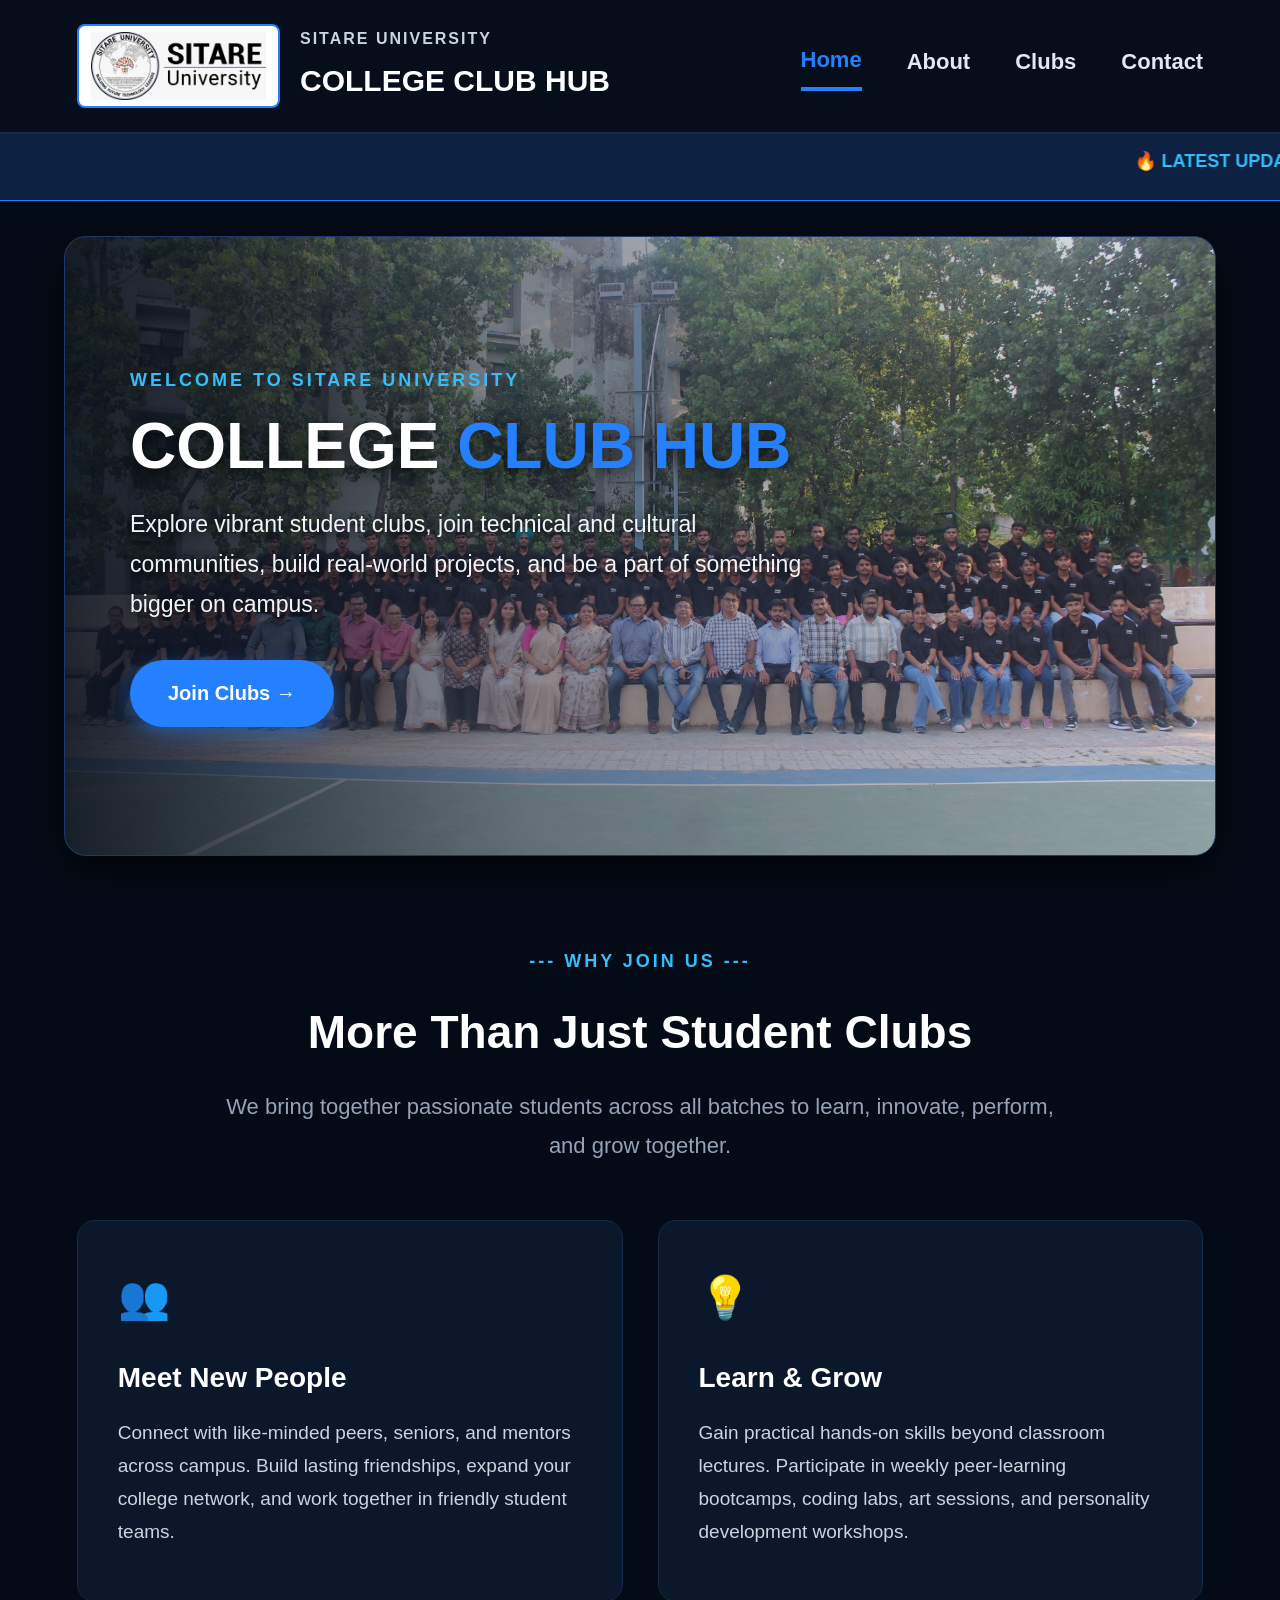
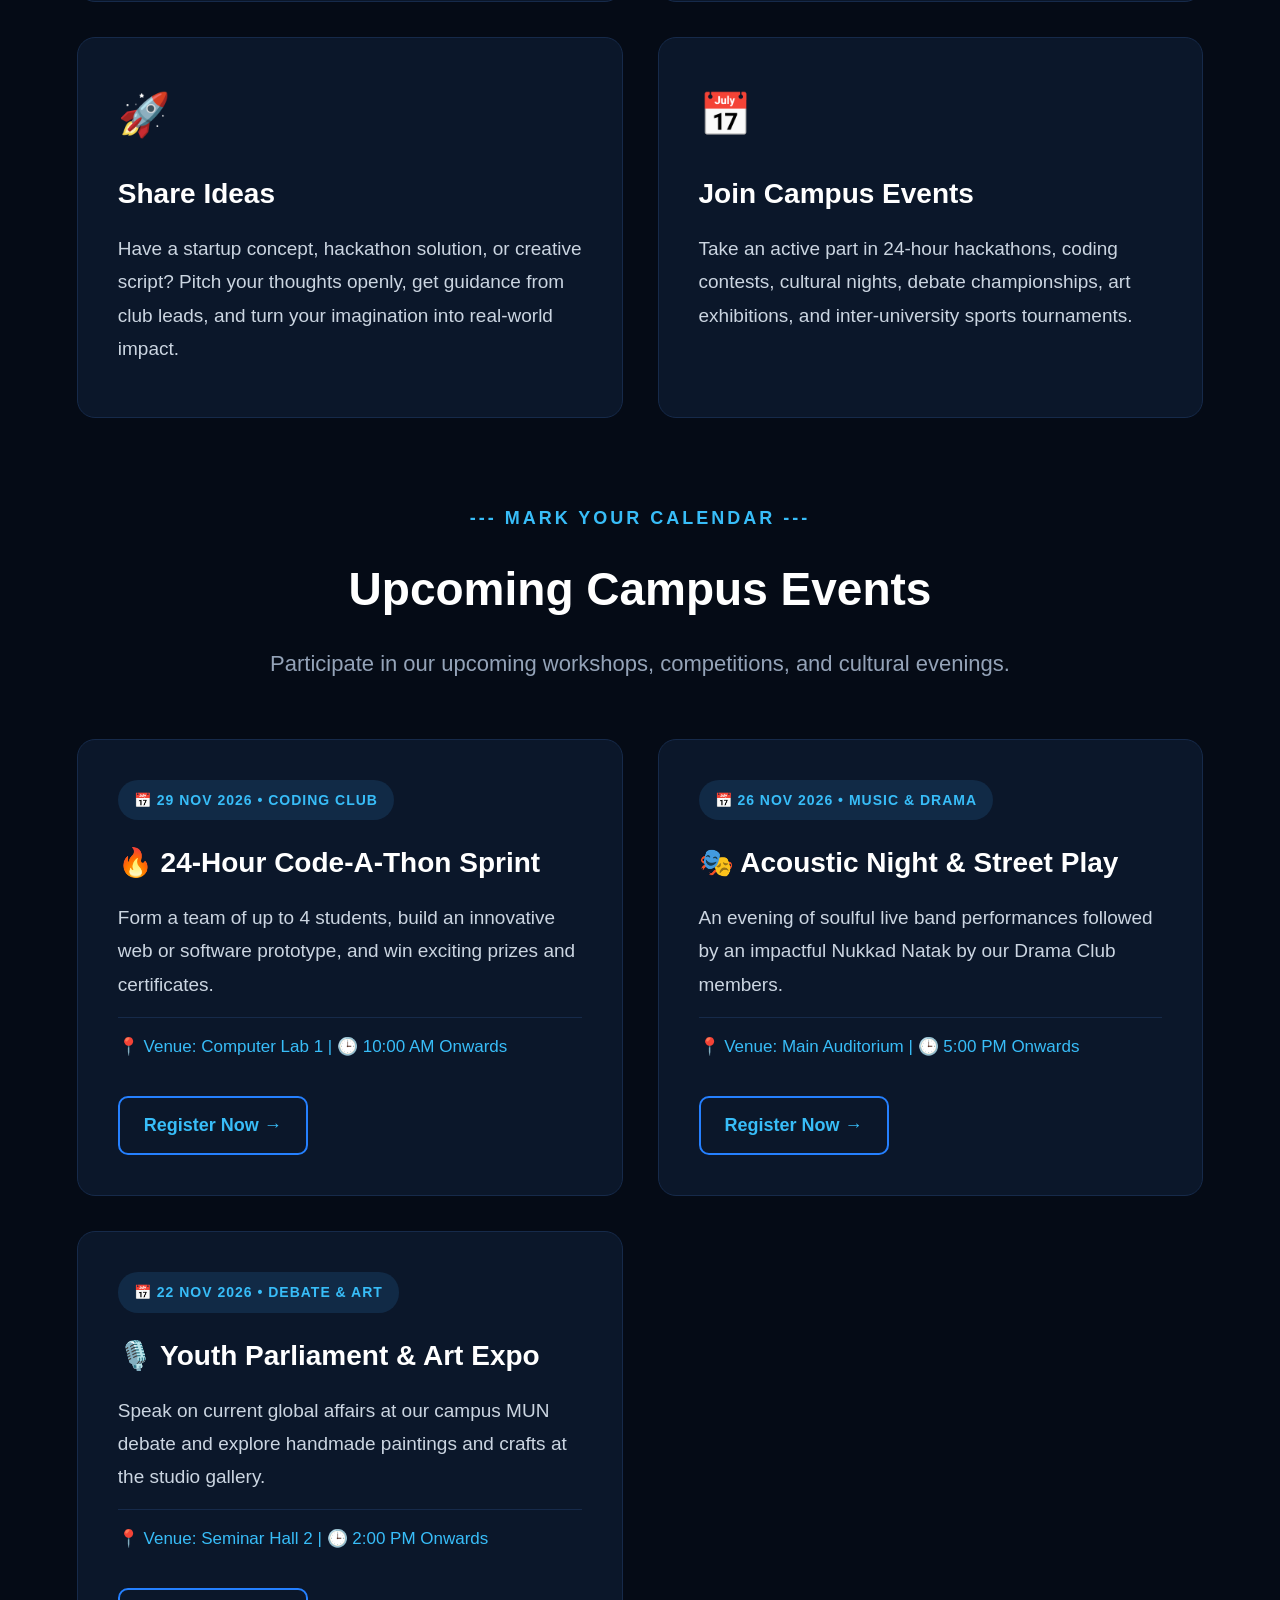
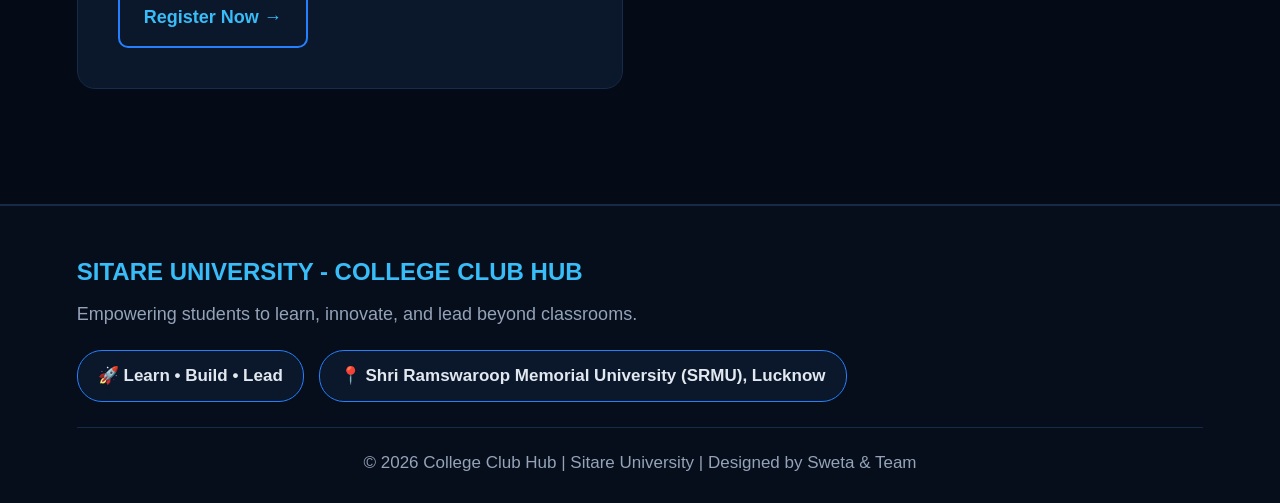
<file: index.html>
<!DOCTYPE html>
<html lang="en">
<head>
    <!-- Defines character encoding and responsive viewport scaling for all screen sizes -->
    <meta charset="UTF-8">
    <meta name="viewport" content="width=device-width, initial-scale=1.0">
    <title>College Club Hub - Home</title>
    <!-- Links the external CSS stylesheet to apply layout, colors, and typography -->
    <link rel="stylesheet" href="style.css">
</head>
<body>

    <!-- Header Section: Uses Flexbox to align the college brand on the left and navigation links on the right -->
    <header>
        <div class="logo-box">
            <img src="logo.jpeg" alt="College Logo" class="logo">
            <div>
                <p class="college-name">SITARE UNIVERSITY</p>
                <h2 class="hub-title">COLLEGE CLUB HUB</h2>
            </div>
        </div>

        <!-- Navigation Bar: Provides links to switch between different pages -->
        <nav>
            <a href="index.html" class="active">Home</a>
            <a href="about.html">About</a>
            <a href="club.html">Clubs</a>
            <a href="Contact.html">Contact</a>
        </nav>
    </header>

    <!-- Announcement Bar: Uses HTML marquee tag to create a scrolling news ticker for campus updates -->
    <div class="announcement-bar">
        <marquee behavior="scroll" direction="left" scrollamount="7">
            🔥 <strong>LATEST UPDATES:</strong> Registrations are now open for the 24-Hour Coding Club Hackathon! &nbsp;&nbsp;|&nbsp;&nbsp; 🎸 <strong>Music Club:</strong> Acoustic Jamming &amp; Auditions this Saturday @ 3:00 PM in SAC &nbsp;&nbsp;|&nbsp;&nbsp; 🎙️ <strong>Debate Club:</strong> Inter-Batch Parliamentary Debate next Tuesday &nbsp;&nbsp;|&nbsp;&nbsp; ✨ Click on "Contact" to fill out the Club Registration Form!
        </marquee>
    </div>

    <!-- Hero Banner Section: Displays full-width background group photo with welcome text and CTA button -->
    <section class="hero-section">
        <div class="hero-banner">
            <div class="hero-text">
                <p class="small-title">WELCOME TO SITARE UNIVERSITY</p>
                <h1>COLLEGE <span>CLUB HUB</span></h1>
                <p class="hero-desc">
                    Explore vibrant student clubs, join technical and cultural communities, build real-world projects, and be a part of something bigger on campus.
                </p>
                <a href="club.html" class="btn">Join Clubs →</a>
            </div>
        </div>
    </section>

    <!-- Features Section: Uses CSS Grid to display 4 interactive cards highlighting benefits of joining clubs -->
    <section class="container">
        <p class="small-title">--- WHY JOIN US ---</p>
        <h2 class="section-heading">More Than Just Student Clubs</h2>
        <p class="section-sub">We bring together passionate students across all batches to learn, innovate, perform, and grow together.</p>

        <div class="grid-box">
            <!-- onclick="location.href='club.html'" redirects the user to the Clubs page when a card is clicked -->
            <div class="card" onclick="location.href='club.html'">
                <div class="icon">👥</div>
                <h3>Meet New People</h3>
                <p>Connect with like-minded peers, seniors, and mentors across campus. Build lasting friendships, expand your college network, and work together in friendly student teams.</p>
            </div>

            <div class="card" onclick="location.href='club.html'">
                <div class="icon">💡</div>
                <h3>Learn &amp; Grow</h3>
                <p>Gain practical hands-on skills beyond classroom lectures. Participate in weekly peer-learning bootcamps, coding labs, art sessions, and personality development workshops.</p>
            </div>

            <div class="card" onclick="location.href='club.html'">
                <div class="icon">🚀</div>
                <h3>Share Ideas</h3>
                <p>Have a startup concept, hackathon solution, or creative script? Pitch your thoughts openly, get guidance from club leads, and turn your imagination into real-world impact.</p>
            </div>

            <div class="card" onclick="location.href='club.html'">
                <div class="icon">📅</div>
                <h3>Join Campus Events</h3>
                <p>Take an active part in 24-hour hackathons, coding contests, cultural nights, debate championships, art exhibitions, and inter-university sports tournaments.</p>
            </div>
        </div>
    </section>

    <!-- Upcoming Events Section: Displays scheduled college events with direct registration links -->
    <section class="container" style="padding-top: 10px;">
        <p class="small-title">--- MARK YOUR CALENDAR ---</p>
        <h2 class="section-heading">Upcoming Campus Events</h2>
        <p class="section-sub">Participate in our upcoming workshops, competitions, and cultural evenings.</p>

        <div class="grid-box">
            <div class="card">
                <span class="badge">📅 29 NOV 2026 • CODING CLUB</span>
                <h3>🔥 24-Hour Code-A-Thon Sprint</h3>
                <p>Form a team of up to 4 students, build an innovative web or software prototype, and win exciting prizes and certificates.</p>
                <p class="card-meta">📍 Venue: Computer Lab 1 | 🕒 10:00 AM Onwards</p>
                <a href="Contact.html#join-form" class="outline-btn">Register Now →</a>
            </div>

            <div class="card">
                <span class="badge">📅 26 NOV 2026 • MUSIC &amp; DRAMA</span>
                <h3>🎭 Acoustic Night &amp; Street Play</h3>
                <p>An evening of soulful live band performances followed by an impactful Nukkad Natak by our Drama Club members.</p>
                <p class="card-meta">📍 Venue: Main Auditorium | 🕒 5:00 PM Onwards</p>
                <a href="Contact.html#join-form" class="outline-btn">Register Now →</a>
            </div>

            <div class="card">
                <span class="badge">📅 22 NOV 2026 • DEBATE &amp; ART</span>
                <h3>🎙️ Youth Parliament &amp; Art Expo</h3>
                <p>Speak on current global affairs at our campus MUN debate and explore handmade paintings and crafts at the studio gallery.</p>
                <p class="card-meta">📍 Venue: Seminar Hall 2 | 🕒 2:00 PM Onwards</p>
                <a href="Contact.html#join-form" class="outline-btn">Register Now →</a>
            </div>
        </div>
    </section>

    <!-- Footer Section: Displays attractive campus motto badges and copyright information -->
    <footer>
        <div class="footer-content">
            <div>
                <h3>SITARE UNIVERSITY - COLLEGE CLUB HUB</h3>
                <p>Empowering students to learn, innovate, and lead beyond classrooms.</p>
            </div>
            <div class="footer-highlights">
                <span class="footer-pill">🚀 Learn • Build • Lead</span>
                <span class="footer-pill">📍 Shri Ramswaroop Memorial University (SRMU), Lucknow</span>
            </div>
        </div>
        <p class="copyright">© 2026 College Club Hub | Sitare University | Designed by Sweta &amp; Team</p>
    </footer>

</body>
</html>
</file>
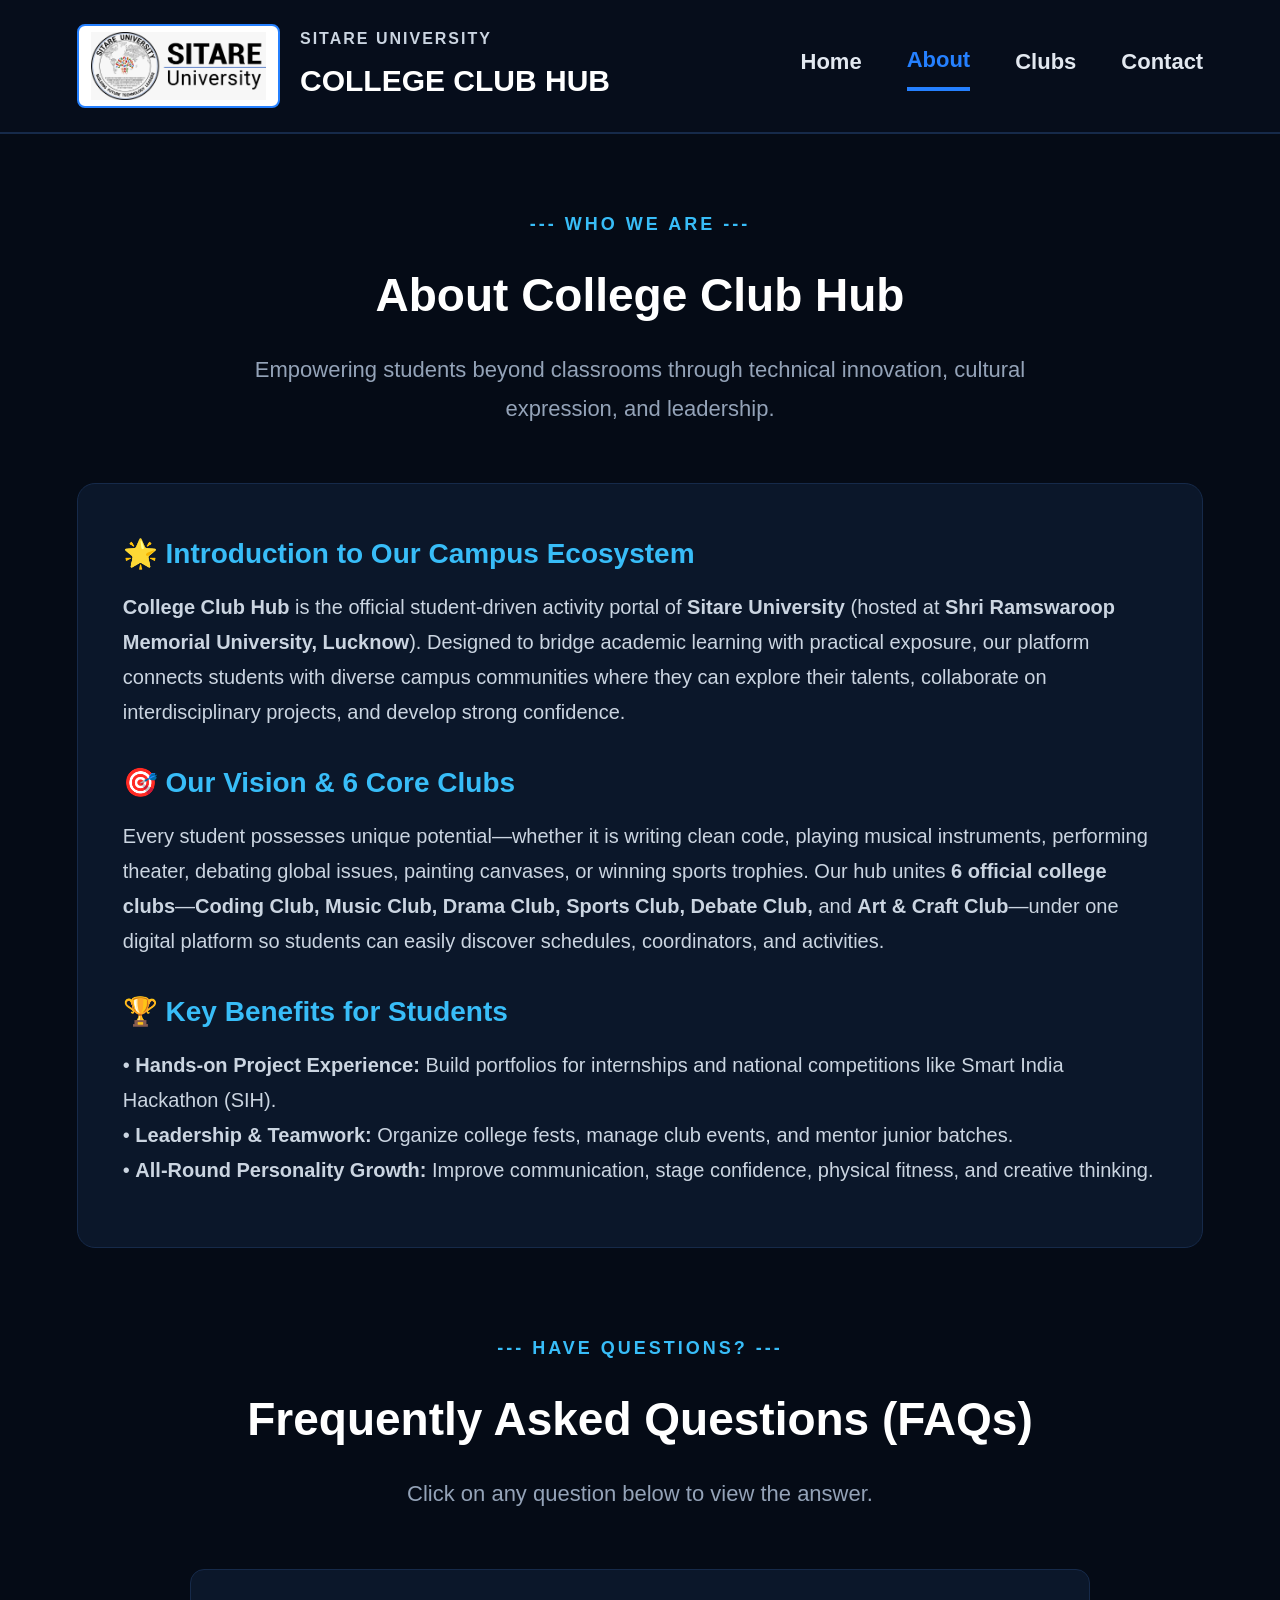
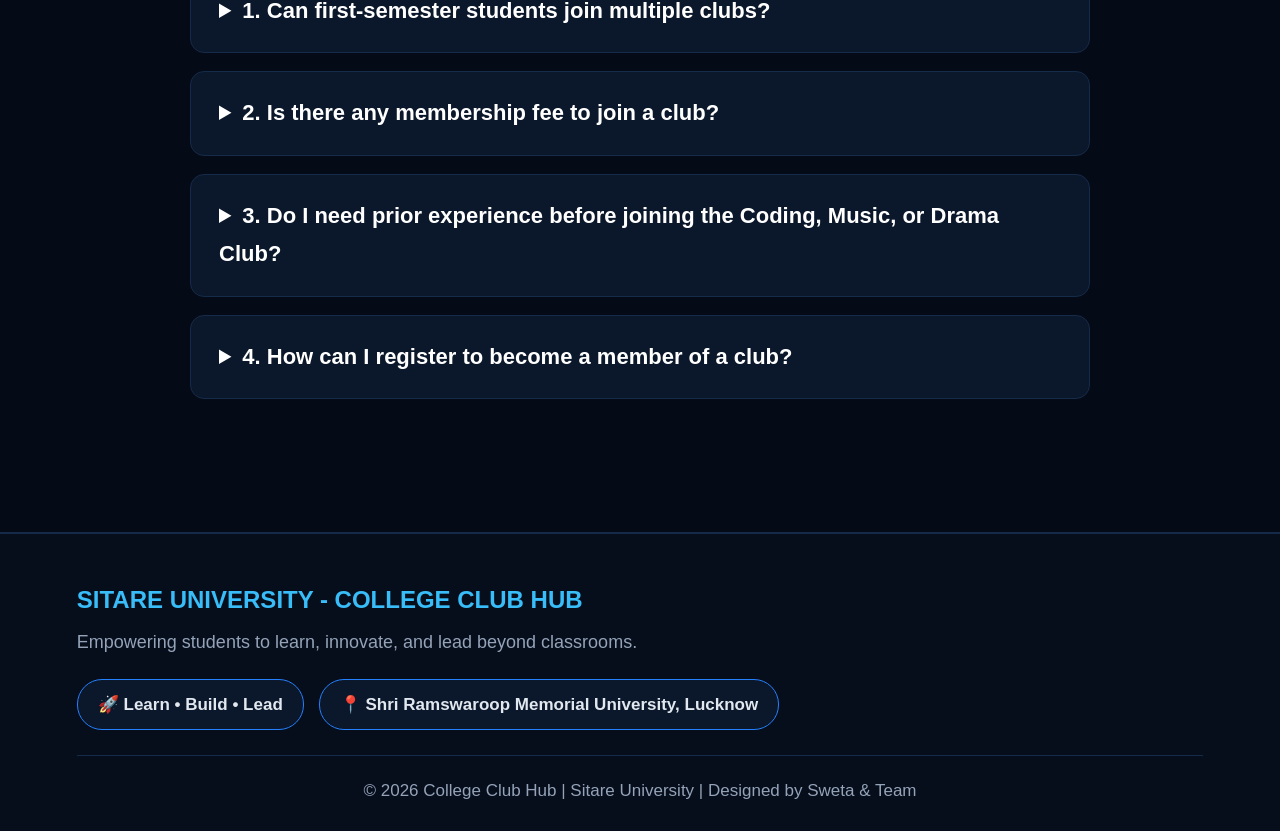
<file: about.html>
<!DOCTYPE html>
<html lang="en">
<head>
    <!-- Defines character encoding and responsive viewport scaling -->
    <meta charset="UTF-8">
    <meta name="viewport" content="width=device-width, initial-scale=1.0">
    <title>About Us - College Club Hub</title>
    <!-- Links the external CSS stylesheet -->
    <link rel="stylesheet" href="style.css"> 
</head>  
<body>

    <!-- Header Section: Uses Flexbox to align the college brand on the left and navigation links on the right -->
    <header>
        <div class="logo-box">
            <img src="logo.jpeg" alt="College Logo" class="logo">
            <div>
                <p class="college-name">SITARE UNIVERSITY</p>
                <h2 class="hub-title">COLLEGE CLUB HUB</h2>
            </div>
        </div>

        <!-- Navigation Bar: Provides links to switch between different pages -->
        <nav>
            <a href="index.html">Home</a>
            <a href="about.html" class="active">About</a>
            <a href="club.html">Clubs</a>
            <a href="Contact.html">Contact</a>
        </nav>
    </header>

    <!-- About Section: Detailed introduction, vision, and benefits of the college club platform -->
    <section class="container">
        <p class="small-title">--- WHO WE ARE ---</p>
        <h2 class="section-heading">About College Club Hub</h2>
        <p class="section-sub">Empowering students beyond classrooms through technical innovation, cultural expression, and leadership.</p>

        <div class="info-box">
            <h3>🌟 Introduction to Our Campus Ecosystem</h3>
            <p>
                <strong>College Club Hub</strong> is the official student-driven activity portal of <strong>Sitare University</strong> (hosted at <strong>Shri Ramswaroop Memorial University, Lucknow</strong>). Designed to bridge academic learning with practical exposure, our platform connects students with diverse campus communities where they can explore their talents, collaborate on interdisciplinary projects, and develop strong confidence.
            </p>

            <h3>🎯 Our Vision &amp; 6 Core Clubs</h3>
            <p>
                Every student possesses unique potential—whether it is writing clean code, playing musical instruments, performing theater, debating global issues, painting canvases, or winning sports trophies. Our hub unites <strong>6 official college clubs</strong>—<strong>Coding Club, Music Club, Drama Club, Sports Club, Debate Club,</strong> and <strong>Art &amp; Craft Club</strong>—under one digital platform so students can easily discover schedules, coordinators, and activities.
            </p>

            <h3>🏆 Key Benefits for Students</h3>
            <p>
                • <strong>Hands-on Project Experience:</strong> Build portfolios for internships and national competitions like Smart India Hackathon (SIH).<br>
                • <strong>Leadership &amp; Teamwork:</strong> Organize college fests, manage club events, and mentor junior batches.<br>
                • <strong>All-Round Personality Growth:</strong> Improve communication, stage confidence, physical fitness, and creative thinking.
            </p>
        </div>
    </section>

    <!-- FAQ Section: Uses HTML5 <details> and <summary> tags to create expandable accordions without JavaScript -->
    <section class="container" style="padding-top: 10px;">
        <p class="small-title">--- HAVE QUESTIONS? ---</p>
        <h3 class="section-heading">Frequently Asked Questions (FAQs)</h3>
        <p class="section-sub">Click on any question below to view the answer.</p>

        <div class="faq-container">
            <details class="faq-item">
                <summary>1. Can first-semester students join multiple clubs?</summary>
                <p>Yes! Every student is encouraged to join up to 2 or 3 clubs based on their interests in coding, arts, music, debate, or sports so they can explore both technical and cultural activities.</p>
            </details>

            <details class="faq-item">
                <summary>2. Is there any membership fee to join a club?</summary>
                <p>No, joining any official club is 100% free for all enrolled students. All equipment, lab access, and mentorship are provided by the college.</p>
            </details>

            <details class="faq-item">
                <summary>3. Do I need prior experience before joining the Coding, Music, or Drama Club?</summary>
                <p>Not at all! Our clubs are beginner-friendly. Seniors and club coordinators conduct regular introductory workshops and training sessions from scratch.</p>
            </details>

            <details class="faq-item">
                <summary>4. How can I register to become a member of a club?</summary>
                <p>Simply go to the <strong>Contact</strong> page, fill out the "Join a Club" Student Registration Form at the bottom, or reach out directly to the respective club coordinator during weekly meeting hours.</p>
            </details>
        </div>
    </section>

    <!-- Footer Section: Displays attractive campus motto badges and copyright information -->
    <footer>
        <div class="footer-content">
            <div>
                <h3>SITARE UNIVERSITY - COLLEGE CLUB HUB</h3>
                <p>Empowering students to learn, innovate, and lead beyond classrooms.</p>
            </div>
            <div class="footer-highlights">
                <span class="footer-pill">🚀 Learn • Build • Lead</span>
                <span class="footer-pill">📍 Shri Ramswaroop Memorial University, Lucknow</span>
            </div>
        </div>
        <p class="copyright">© 2026 College Club Hub | Sitare University | Designed by Sweta &amp; Team</p>
    </footer>

</body>
</html>
</file>
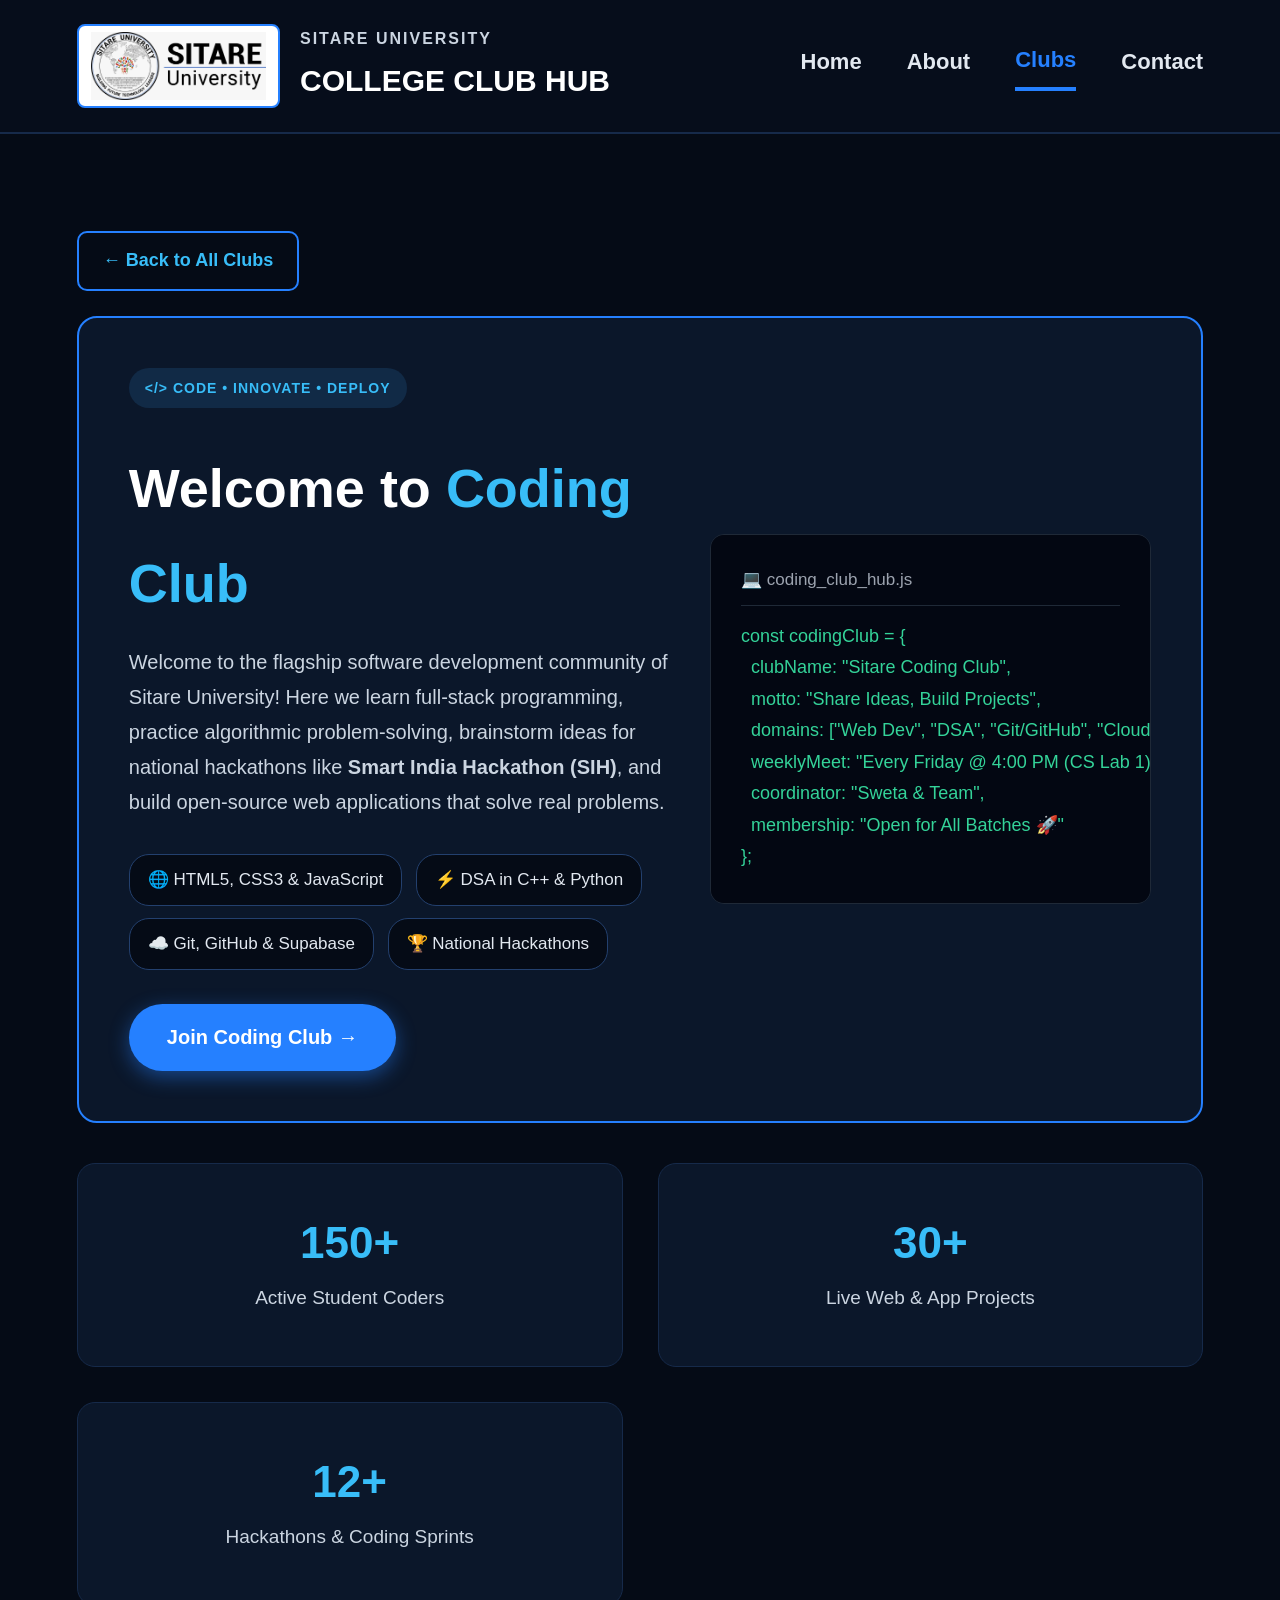
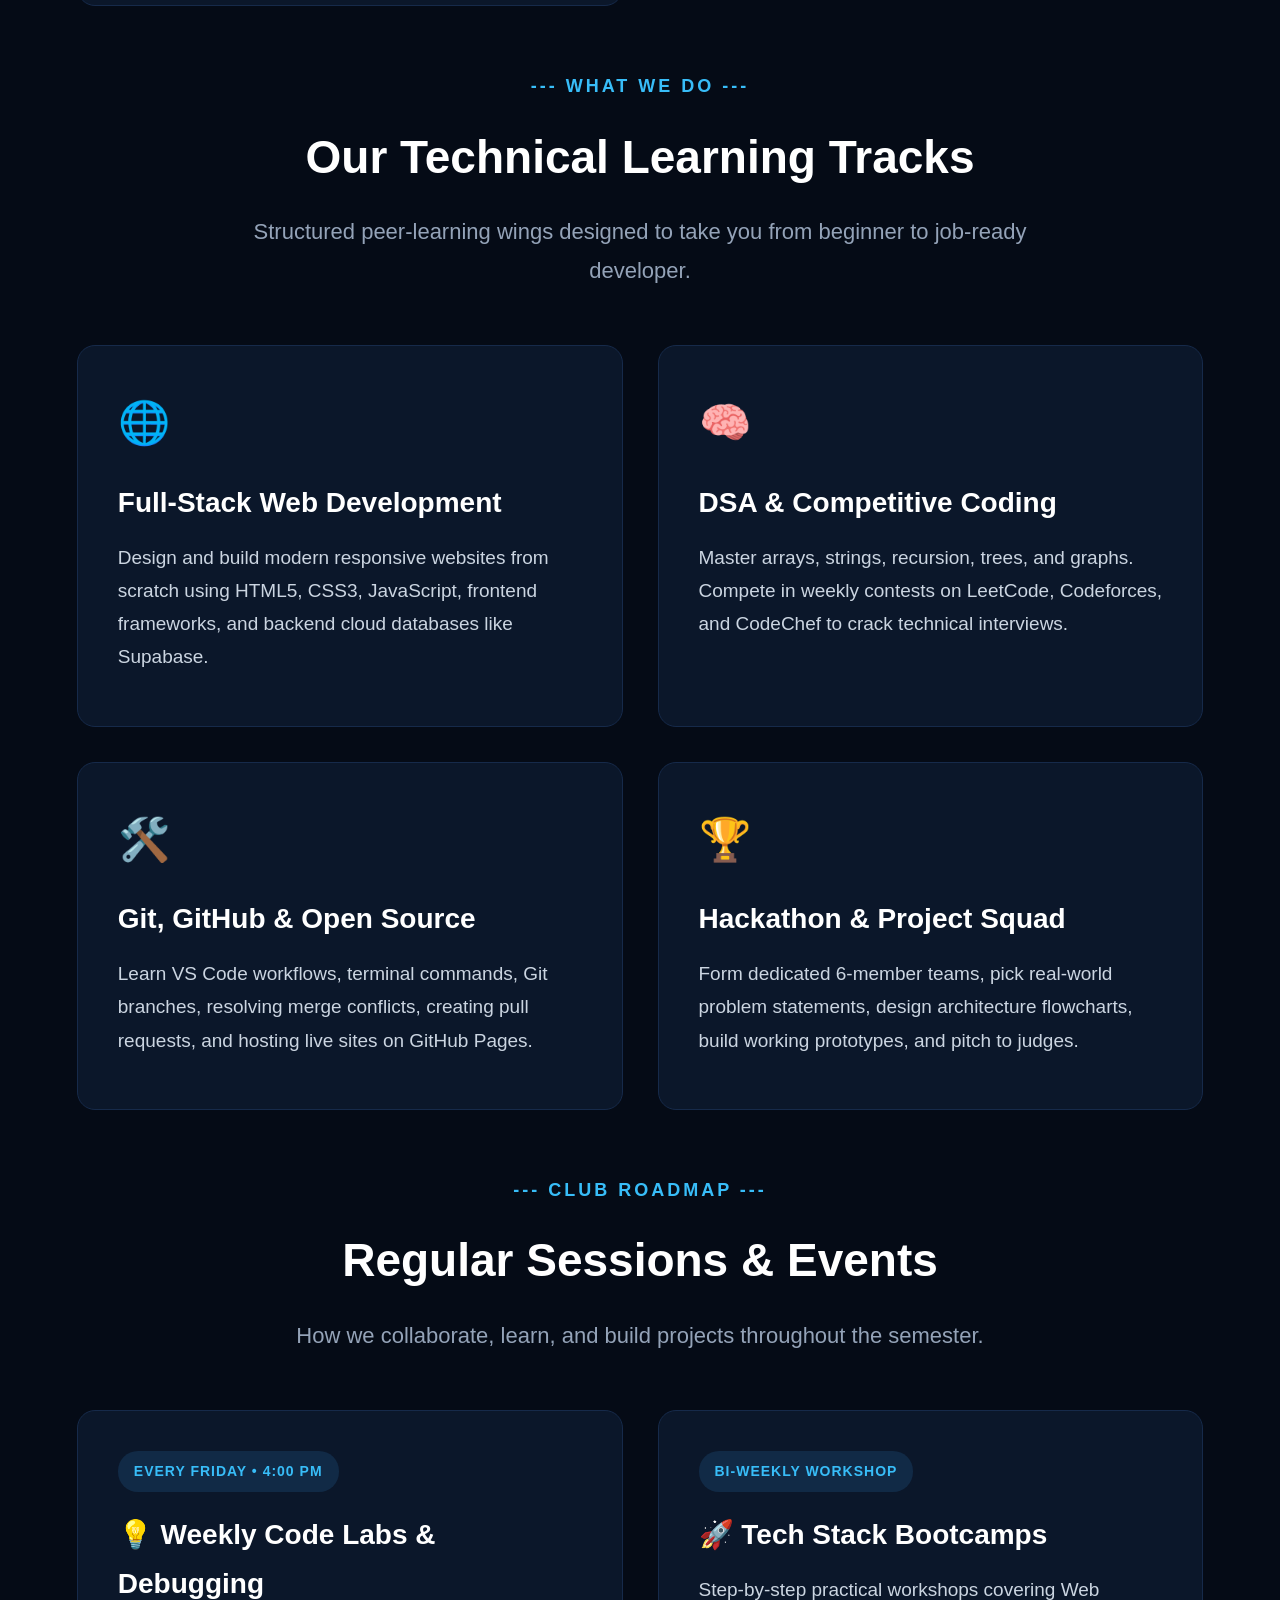
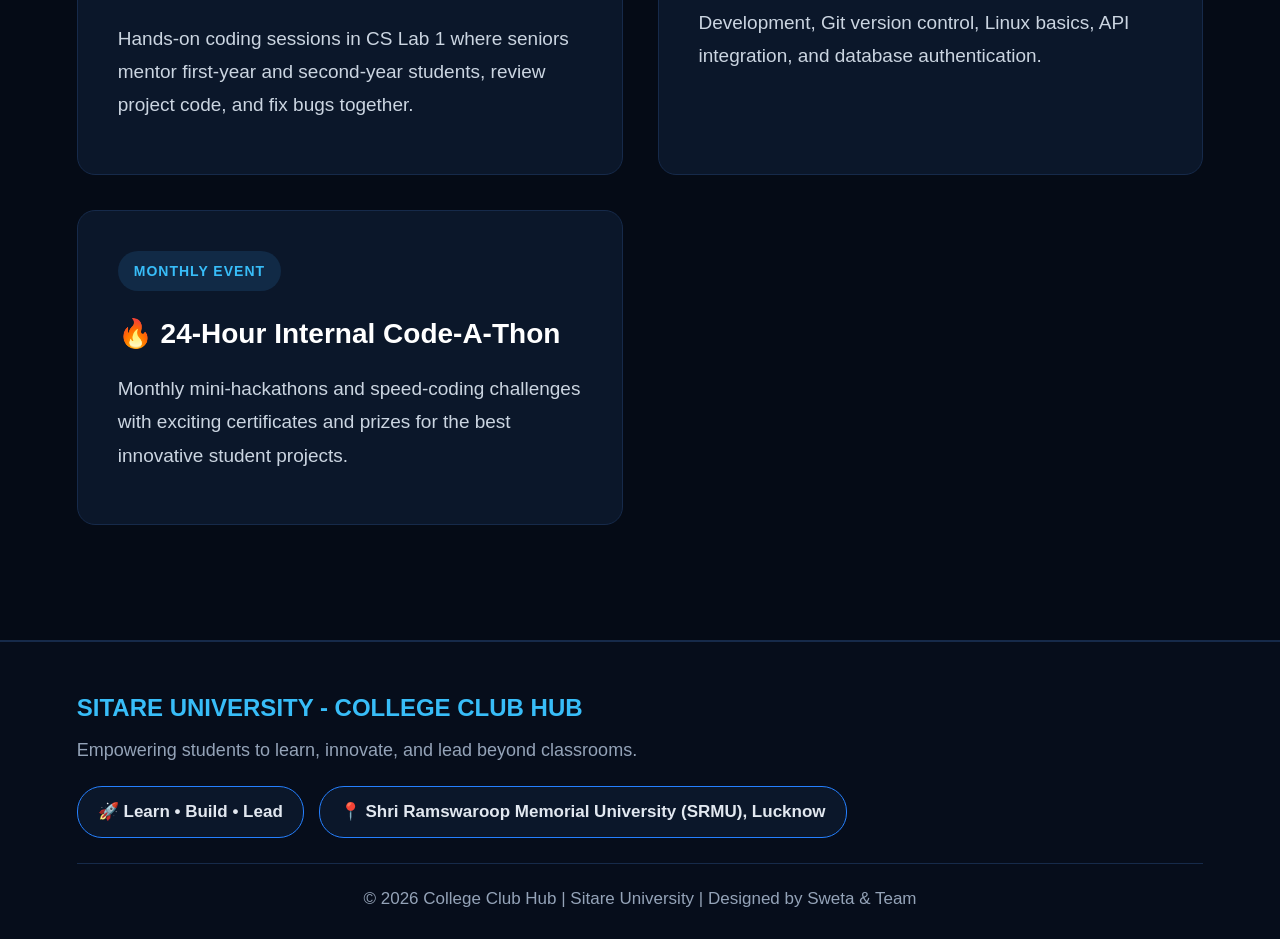
<file: club-des.html>
<!DOCTYPE html>
<html lang="en">
<head>
    <!-- Defines character encoding and responsive viewport scaling -->
    <meta charset="UTF-8">
    <meta name="viewport" content="width=device-width, initial-scale=1.0">
    <title>Coding Club - College Club Hub</title>
    <!-- Links the external CSS stylesheet -->
    <link rel="stylesheet" href="style.css">
</head>
<body>

    <!-- Header Section: Uses Flexbox to align the college brand on the left and navigation links on the right -->
    <header>  
        <div class="logo-box">
            <img src="logo.jpeg" alt="College Logo" class="logo">
            <div>
                <p class="college-name">SITARE UNIVERSITY</p>
                <h2 class="hub-title">COLLEGE CLUB HUB</h2>
            </div>   
        </div>

        <!-- Navigation Bar: Provides links to switch between different pages -->
        <nav>
            <a href="index.html">Home</a>
            <a href="about.html">About</a>
            <a href="club.html" class="active">Clubs</a>
            <a href="Contact.html">Contact</a>
        </nav>
    </header>

    <section class="container">
        <!-- Back Navigation Button to return to the main Clubs page -->
        <div style="text-align: left; margin-bottom: 25px;">
            <a href="club.html" class="outline-btn">← Back to All Clubs</a>
        </div>

        <!-- Coding Club Hero Banner: Uses Flexbox to display club info on the left and a code box on the right -->
        <div class="coding-banner">
            <div class="coding-left">
                <span class="badge">&lt;/&gt; CODE • INNOVATE • DEPLOY</span>
                <h1>Welcome to <span>Coding Club</span></h1>
                <p>
                    Welcome to the flagship software development community of Sitare University! Here we learn full-stack programming, practice algorithmic problem-solving, brainstorm ideas for national hackathons like <strong>Smart India Hackathon (SIH)</strong>, and build open-source web applications that solve real problems.
                </p>
                <!-- Tech Stack Pills -->
                <div class="tags">
                    <span>🌐 HTML5, CSS3 &amp; JavaScript</span>
                    <span>⚡ DSA in C++ &amp; Python</span>
                    <span>☁️ Git, GitHub &amp; Supabase</span>
                    <span>🏆 National Hackathons</span>
                </div>
                <a href="Contact.html#join-form" class="btn">Join Coding Club →</a>
            </div>

            <!-- Decorative Code Snippet Window: Uses HTML <pre> tag to preserve code formatting and indentation -->
            <div class="code-box">
                <p class="code-title">💻 coding_club_hub.js</p>
<pre>
const codingClub = {
  clubName: "Sitare Coding Club",
  motto: "Share Ideas, Build Projects",
  domains: ["Web Dev", "DSA", "Git/GitHub", "Cloud"],
  weeklyMeet: "Every Friday @ 4:00 PM (CS Lab 1)",
  coordinator: "Sweta & Team",
  membership: "Open for All Batches 🚀"
};
</pre>
            </div>
        </div>

        <!-- Statistics Section: Highlights key achievements of the Coding Club -->
        <div class="grid-box" style="margin-top: 40px;">
            <div class="card" style="text-align: center;">
                <h2 style="color: #38bdf8; font-size: 44px;">150+</h2>
                <p>Active Student Coders</p>
            </div>
            <div class="card" style="text-align: center;">
                <h2 style="color: #38bdf8; font-size: 44px;">30+</h2>
                <p>Live Web &amp; App Projects</p>
            </div>
            <div class="card" style="text-align: center;">
                <h2 style="color: #38bdf8; font-size: 44px;">12+</h2>
                <p>Hackathons &amp; Coding Sprints</p>
            </div>
        </div>

        <!-- Technical Tracks Section: Explains the 4 core learning wings of the club -->
        <p class="small-title" style="margin-top: 65px;">--- WHAT WE DO ---</p>
        <h2 class="section-heading">Our Technical Learning Tracks</h2>
        <p class="section-sub">Structured peer-learning wings designed to take you from beginner to job-ready developer.</p>

        <div class="grid-box">
            <div class="card">
                <div class="icon">🌐</div>
                <h3>Full-Stack Web Development</h3>
                <p>Design and build modern responsive websites from scratch using HTML5, CSS3, JavaScript, frontend frameworks, and backend cloud databases like Supabase.</p>
            </div>

            <div class="card">
                <div class="icon">🧠</div>
                <h3>DSA &amp; Competitive Coding</h3>
                <p>Master arrays, strings, recursion, trees, and graphs. Compete in weekly contests on LeetCode, Codeforces, and CodeChef to crack technical interviews.</p>
            </div>

            <div class="card">
                <div class="icon">🛠️</div>
                <h3>Git, GitHub &amp; Open Source</h3>
                <p>Learn VS Code workflows, terminal commands, Git branches, resolving merge conflicts, creating pull requests, and hosting live sites on GitHub Pages.</p>
            </div>

            <div class="card">
                <div class="icon">🏆</div>
                <h3>Hackathon &amp; Project Squad</h3>
                <p>Form dedicated 6-member teams, pick real-world problem statements, design architecture flowcharts, build working prototypes, and pitch to judges.</p>
            </div>
        </div>

        <!-- Club Roadmap Section: Outlines weekly, bi-weekly, and monthly activities -->
        <p class="small-title" style="margin-top: 65px;">--- CLUB ROADMAP ---</p>
        <h2 class="section-heading">Regular Sessions &amp; Events</h2>
        <p class="section-sub">How we collaborate, learn, and build projects throughout the semester.</p>

        <div class="grid-box">
            <div class="card">
                <span class="badge">EVERY FRIDAY • 4:00 PM</span>
                <h3>💡 Weekly Code Labs &amp; Debugging</h3>
                <p>Hands-on coding sessions in CS Lab 1 where seniors mentor first-year and second-year students, review project code, and fix bugs together.</p>
            </div>

            <div class="card">
                <span class="badge">BI-WEEKLY WORKSHOP</span>
                <h3>🚀 Tech Stack Bootcamps</h3>
                <p>Step-by-step practical workshops covering Web Development, Git version control, Linux basics, API integration, and database authentication.</p>
            </div>

            <div class="card">
                <span class="badge">MONTHLY EVENT</span>
                <h3>🔥 24-Hour Internal Code-A-Thon</h3>
                <p>Monthly mini-hackathons and speed-coding challenges with exciting certificates and prizes for the best innovative student projects.</p>
            </div>
        </div>
    </section>

    <!-- Footer Section: Displays attractive campus motto badges and copyright information -->
    <footer>
        <div class="footer-content">
            <div>
                <h3>SITARE UNIVERSITY - COLLEGE CLUB HUB</h3>
                <p>Empowering students to learn, innovate, and lead beyond classrooms.</p>
            </div>
            <div class="footer-highlights">
                <span class="footer-pill">🚀 Learn • Build • Lead</span>
                <span class="footer-pill">📍 Shri Ramswaroop Memorial University (SRMU), Lucknow</span>
            </div>
        </div>
        <p class="copyright">© 2026 College Club Hub | Sitare University | Designed by Sweta &amp; Team</p>
    </footer>

</body>
</html>
</file>
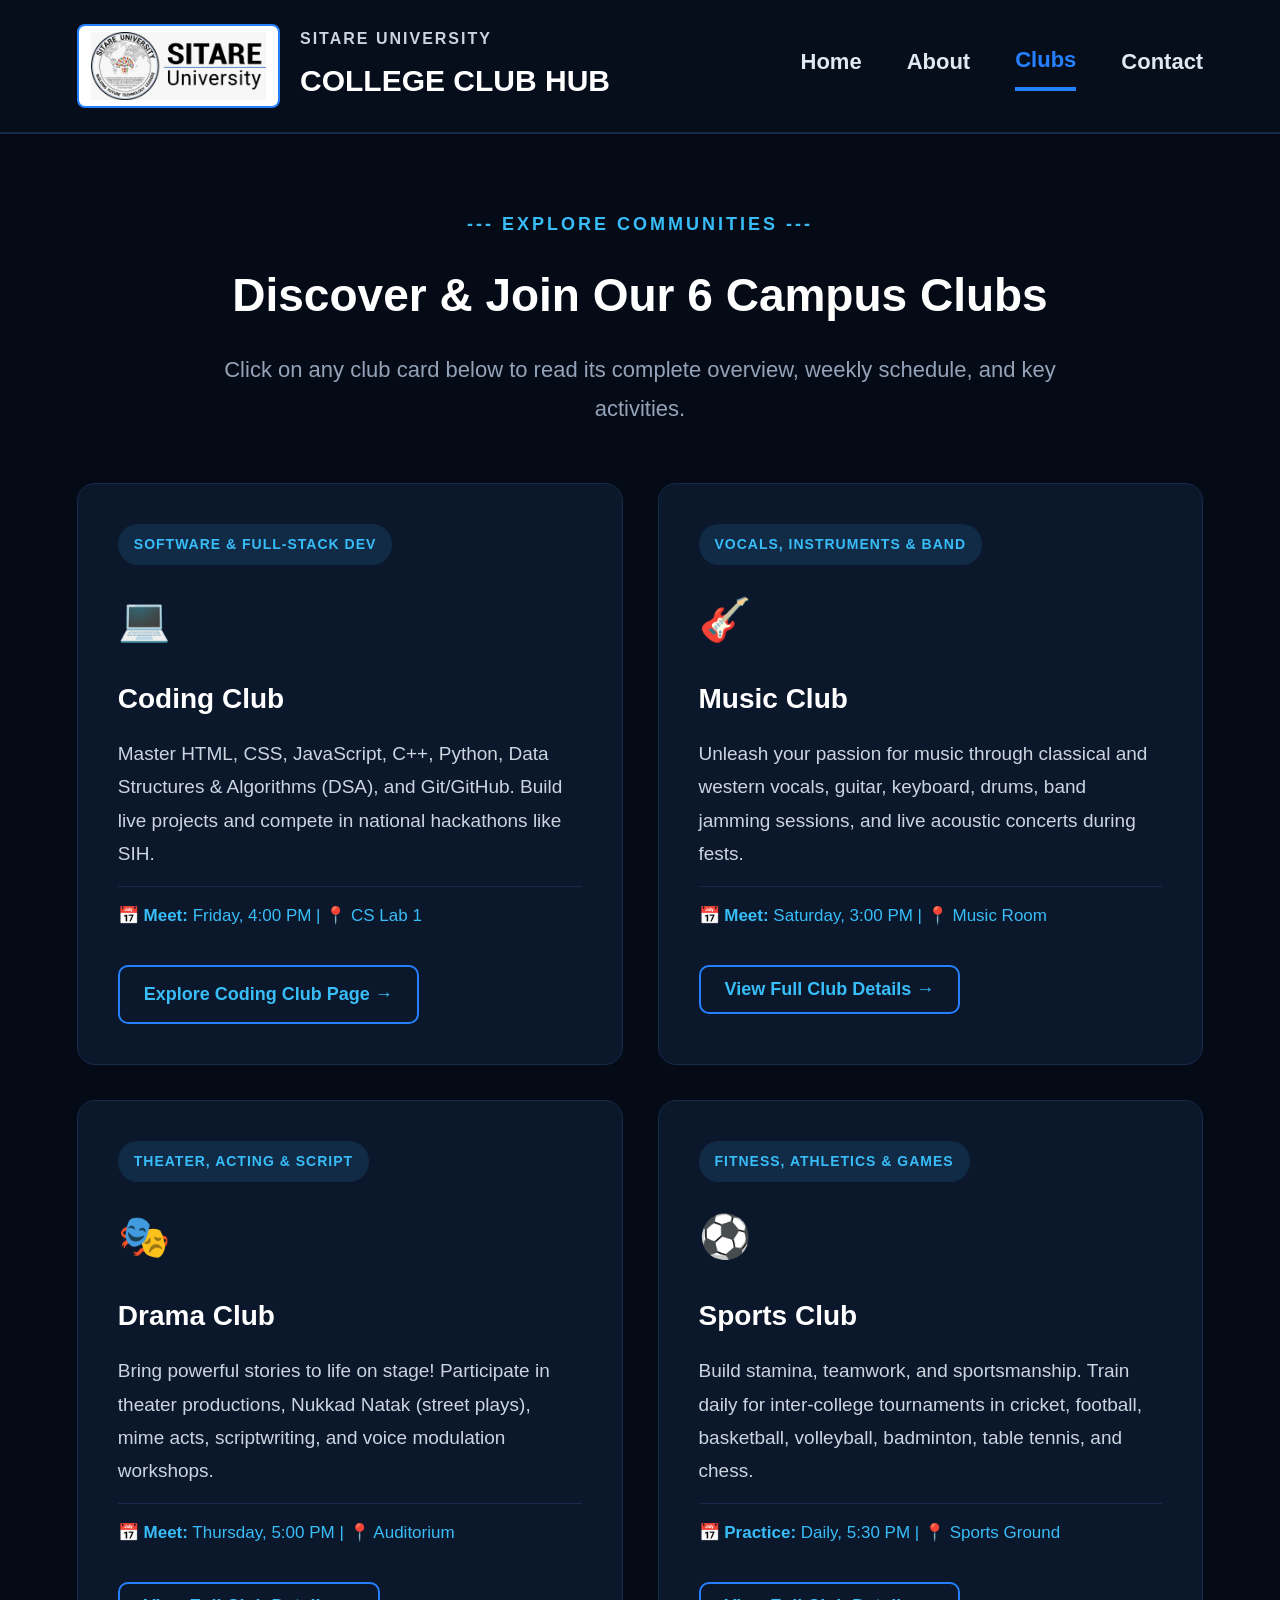
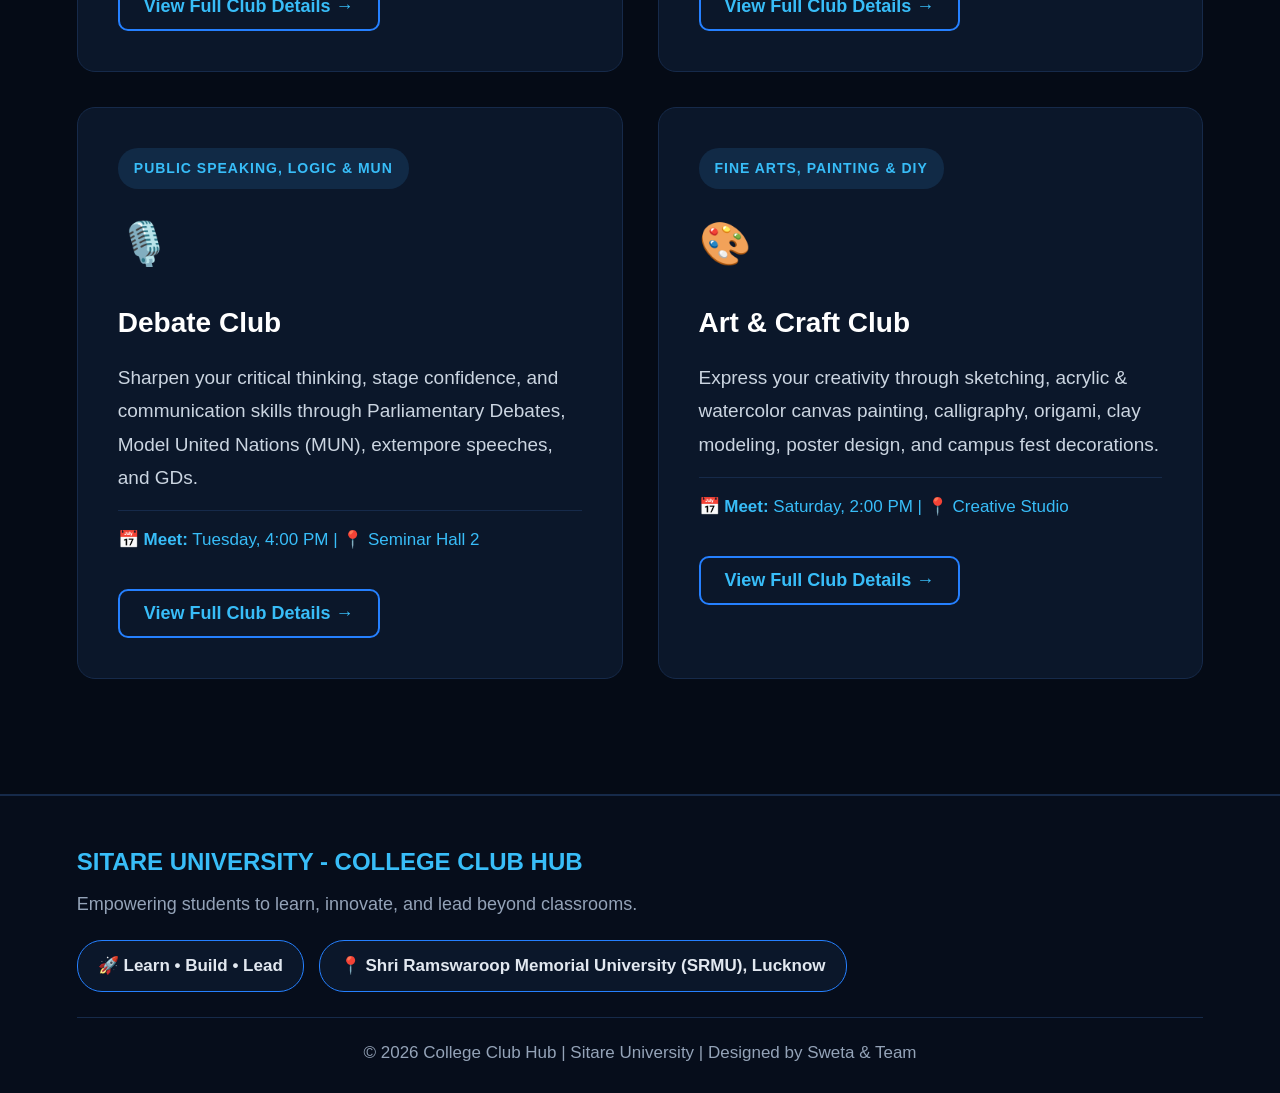
<file: club.html>
<!DOCTYPE html>
<html lang="en">
<head>
    <!-- Defines character encoding and responsive viewport scaling -->
    <meta charset="UTF-8">   
    <meta name="viewport" content="width=device-width, initial-scale=1.0">
    <title>Our Clubs - College Club Hub</title>
    <!-- Links the external CSS stylesheet -->
    <link rel="stylesheet" href="style.css">
</head>
<body>

    <!-- Header Section: Uses Flexbox to align the college brand on the left and navigation links on the right -->
    <header>    
        <div class="logo-box">
            <img src="logo.jpeg" alt="College Logo" class="logo"> 
            <div>
                <p class="college-name">SITARE UNIVERSITY</p>
                <h2 class="hub-title">COLLEGE CLUB HUB</h2>
            </div>
        </div>

        <!-- Navigation Bar: Provides links to switch between different pages -->
        <nav>
            <a href="index.html">Home</a>
            <a href="about.html">About</a>
            <a href="club.html" class="active">Clubs</a>
            <a href="Contact.html">Contact</a>
        </nav>
    </header>

    <!-- Clubs Directory Section: Displays 6 responsive club cards in a grid layout -->
    <section class="container">
        <p class="small-title">--- EXPLORE COMMUNITIES ---</p>
        <h2 class="section-heading">Discover &amp; Join Our 6 Campus Clubs</h2>
        <p class="section-sub">Click on any club card below to read its complete overview, weekly schedule, and key activities.</p>

        <div class="grid-box">
            <!-- Coding Club Card: Redirects to the dedicated club-des.html page when clicked -->
            <div class="card" onclick="location.href='club-des.html'">
                <span class="badge">SOFTWARE &amp; FULL-STACK DEV</span>
                <div class="icon">💻</div>
                <h3>Coding Club</h3>
                <p>Master HTML, CSS, JavaScript, C++, Python, Data Structures &amp; Algorithms (DSA), and Git/GitHub. Build live projects and compete in national hackathons like SIH.</p>
                <p class="card-meta">📅 <strong>Meet:</strong> Friday, 4:00 PM | 📍 CS Lab 1</p>
                <a href="club-des.html" class="outline-btn">Explore Coding Club Page →</a>
            </div>

            <!-- Music Club Card: Calls showClub('music') function in app.js to open the modal popup -->
            <div class="card" onclick="showClub('music')">
                <span class="badge">VOCALS, INSTRUMENTS &amp; BAND</span>
                <div class="icon">🎸</div>
                <h3>Music Club</h3>
                <p>Unleash your passion for music through classical and western vocals, guitar, keyboard, drums, band jamming sessions, and live acoustic concerts during fests.</p>
                <p class="card-meta">📅 <strong>Meet:</strong> Saturday, 3:00 PM | 📍 Music Room</p>
                <button class="outline-btn">View Full Club Details →</button>
            </div>

            <!-- Drama Club Card: Calls showClub('drama') function in app.js -->
            <div class="card" onclick="showClub('drama')">
                <span class="badge">THEATER, ACTING &amp; SCRIPT</span>
                <div class="icon">🎭</div>
                <h3>Drama Club</h3>
                <p>Bring powerful stories to life on stage! Participate in theater productions, Nukkad Natak (street plays), mime acts, scriptwriting, and voice modulation workshops.</p>
                <p class="card-meta">📅 <strong>Meet:</strong> Thursday, 5:00 PM | 📍 Auditorium</p>
                <button class="outline-btn">View Full Club Details →</button>
            </div>

            <!-- Sports Club Card: Calls showClub('sports') function in app.js -->
            <div class="card" onclick="showClub('sports')">
                <span class="badge">FITNESS, ATHLETICS &amp; GAMES</span>
                <div class="icon">⚽</div>
                <h3>Sports Club</h3>
                <p>Build stamina, teamwork, and sportsmanship. Train daily for inter-college tournaments in cricket, football, basketball, volleyball, badminton, table tennis, and chess.</p>
                <p class="card-meta">📅 <strong>Practice:</strong> Daily, 5:30 PM | 📍 Sports Ground</p>
                <button class="outline-btn">View Full Club Details →</button>
            </div>

            <!-- Debate Club Card: Calls showClub('debate') function in app.js -->
            <div class="card" onclick="showClub('debate')">
                <span class="badge">PUBLIC SPEAKING, LOGIC &amp; MUN</span>
                <div class="icon">🎙️</div>
                <h3>Debate Club</h3>
                <p>Sharpen your critical thinking, stage confidence, and communication skills through Parliamentary Debates, Model United Nations (MUN), extempore speeches, and GDs.</p>
                <p class="card-meta">📅 <strong>Meet:</strong> Tuesday, 4:00 PM | 📍 Seminar Hall 2</p>
                <button class="outline-btn">View Full Club Details →</button>
            </div>

            <!-- Art & Craft Club Card: Calls showClub('art') function in app.js -->
            <div class="card" onclick="showClub('art')">
                <span class="badge">FINE ARTS, PAINTING &amp; DIY</span>
                <div class="icon">🎨</div>
                <h3>Art &amp; Craft Club</h3>
                <p>Express your creativity through sketching, acrylic &amp; watercolor canvas painting, calligraphy, origami, clay modeling, poster design, and campus fest decorations.</p>
                <p class="card-meta">📅 <strong>Meet:</strong> Saturday, 2:00 PM | 📍 Creative Studio</p>
                <button class="outline-btn">View Full Club Details →</button>
            </div>
        </div>

        <!-- Popup Modal Container: Hidden by default, dynamically populated and shown by app.js -->
        <div id="popup-box" class="modal">
            <div class="modal-box">
                <!-- Close Button: Calls closePopup() function in app.js to hide the modal -->
                <span class="close-btn" onclick="closePopup()">×</span>
                <span id="club-tag" class="badge">CLUB OVERVIEW</span>
                <h2 id="club-title">Club Name</h2>
                <p id="club-description"></p>
                <div id="club-schedule" class="schedule-box"></div>
                <div id="club-activities" class="activity-box"></div>
                <a href="Contact.html#join-form" class="btn">Register / Contact Coordinator →</a>
            </div>
        </div>
    </section>

    <!-- Footer Section: Displays attractive campus motto badges and copyright information -->
    <footer>
        <div class="footer-content">
            <div>
                <h3>SITARE UNIVERSITY - COLLEGE CLUB HUB</h3>
                <p>Empowering students to learn, innovate, and lead beyond classrooms.</p>
            </div>
            <div class="footer-highlights">
                <span class="footer-pill">🚀 Learn • Build • Lead</span>
                <span class="footer-pill">📍 Shri Ramswaroop Memorial University (SRMU), Lucknow</span>
            </div>
        </div>
        <p class="copyright">© 2026 College Club Hub | Sitare University | Designed by Sweta &amp; Team</p>
    </footer>

    <!-- Connects app.js to handle modal popup interactions -->
    <script src="app.js"></script>
</body>
</html>
</file>
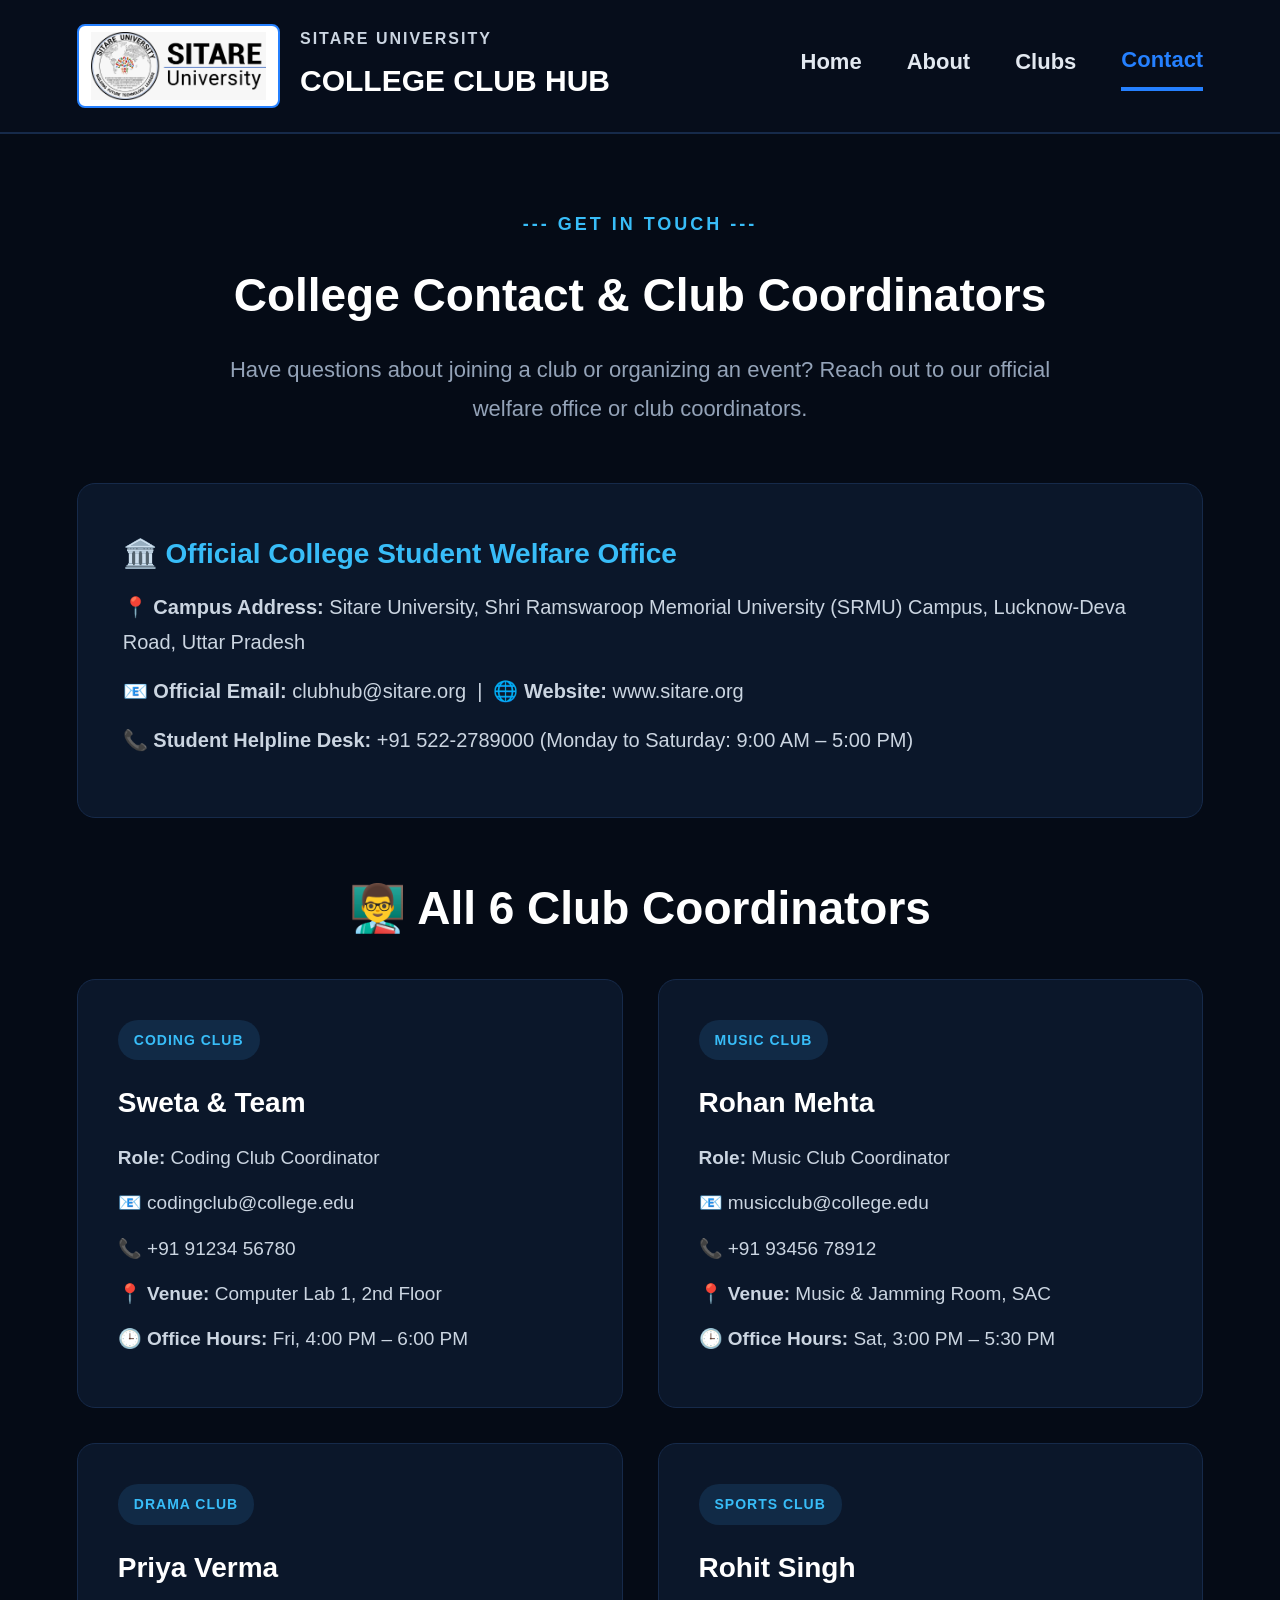
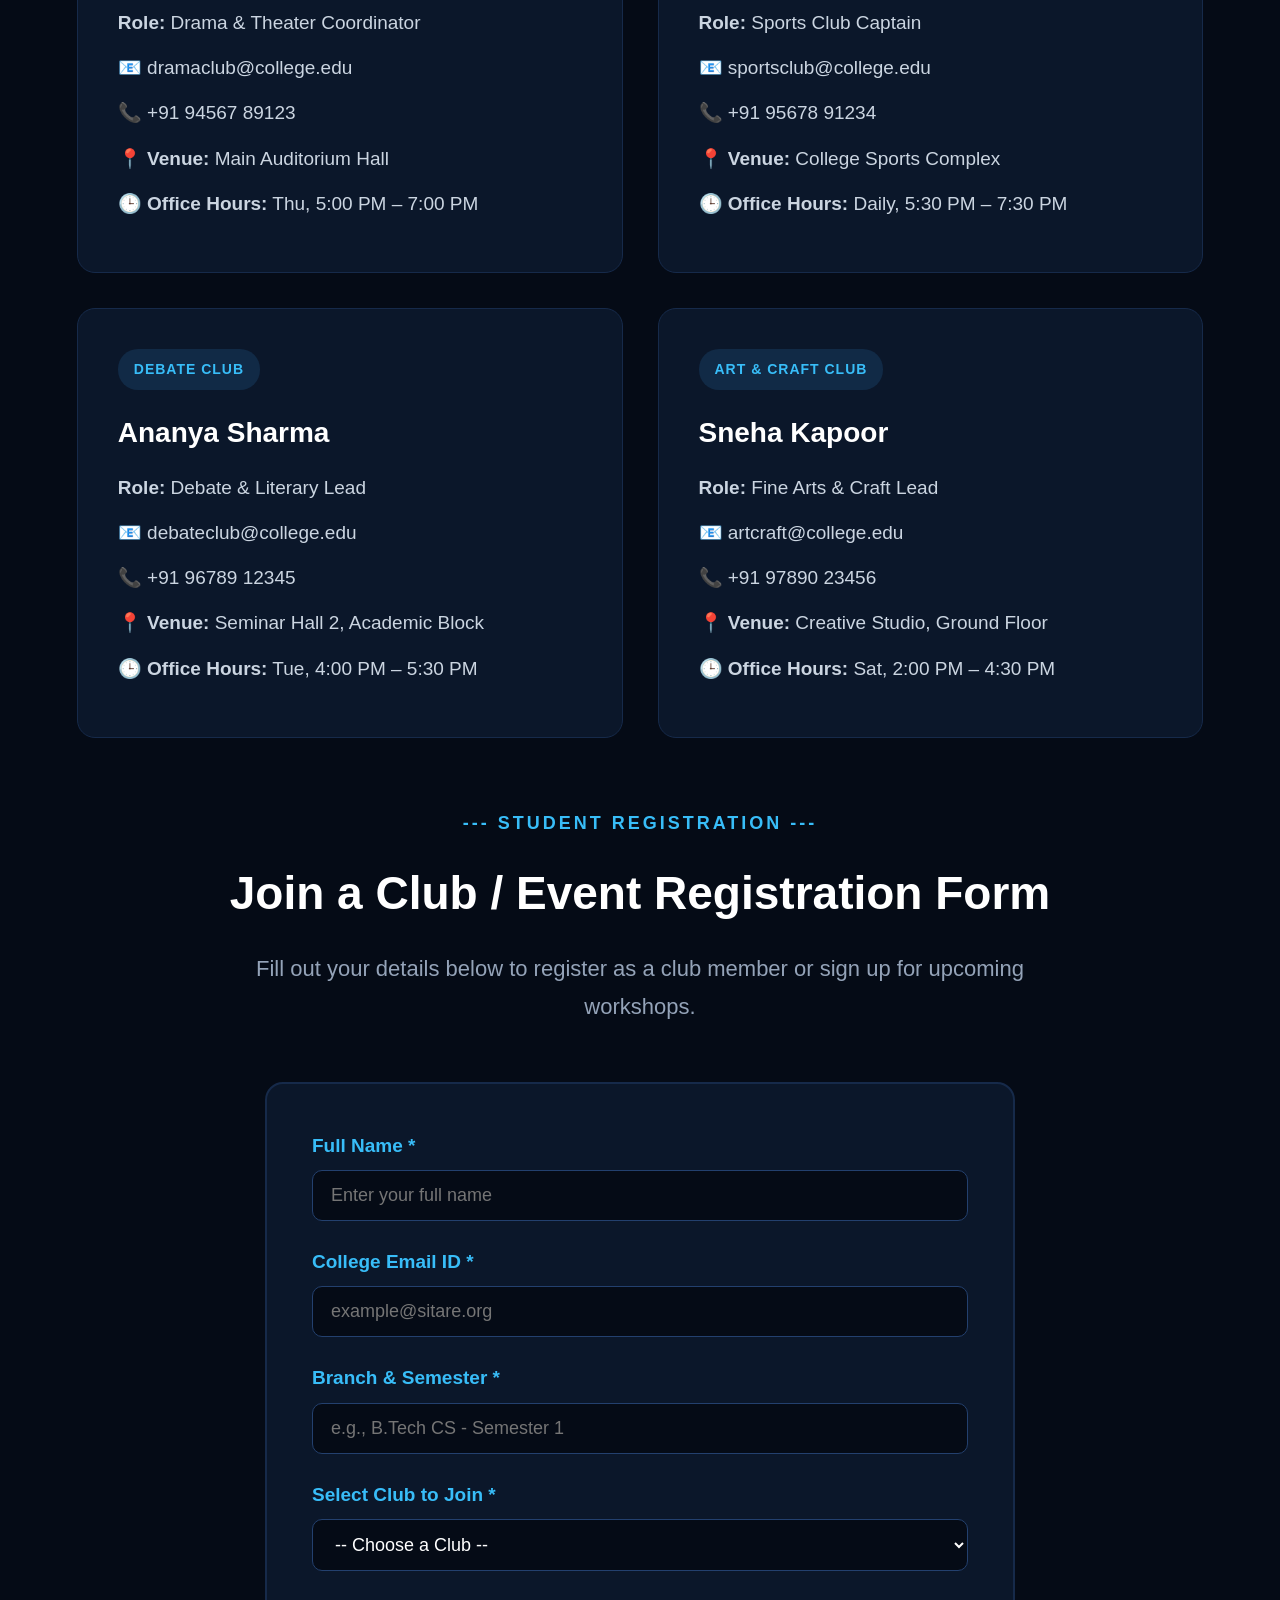
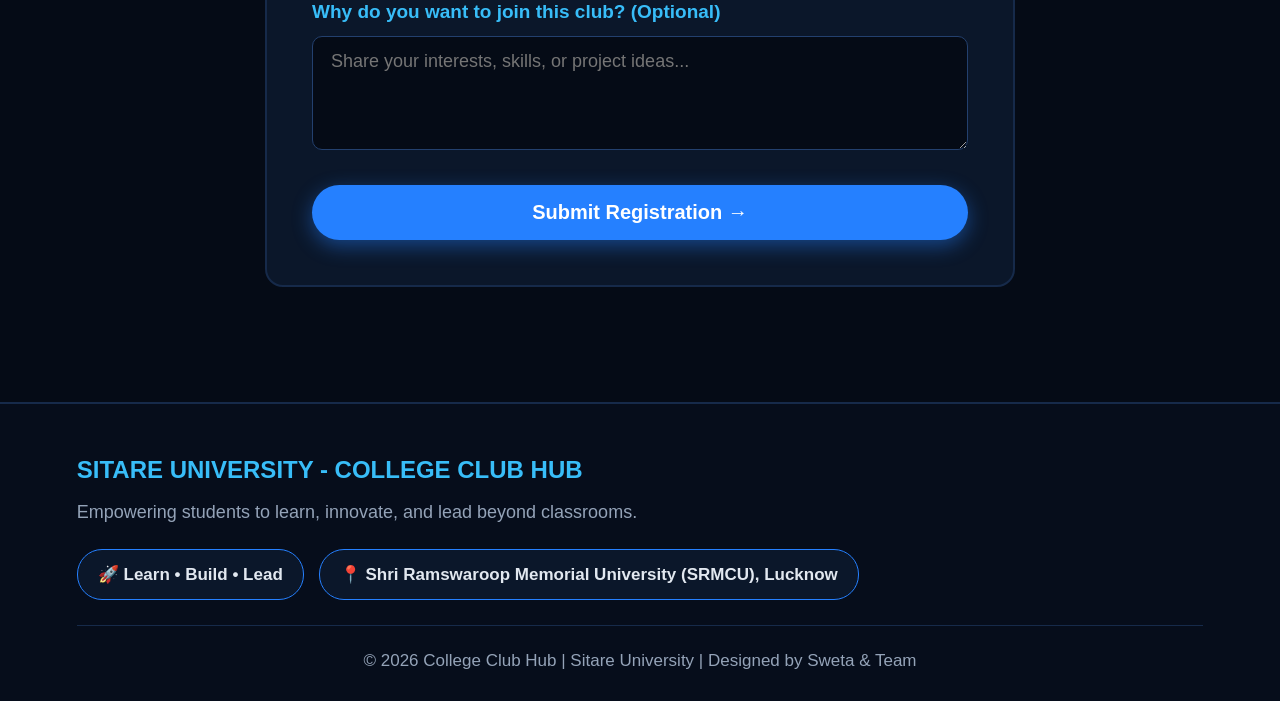
<file: Contact.html>
<!DOCTYPE html>
<html lang="en">
<head>
    <!-- Defines character encoding and responsive viewport scaling -->
    <meta charset="UTF-8">
    <meta name="viewport" content="width=device-width, initial-scale=1.0">
    <title>Contact Us - College Club Hub</title>
    <!-- Links the external CSS stylesheet -->
    <link rel="stylesheet" href="style.css">
</head>
<body>

    <!-- Header Section: Uses Flexbox to align the college brand on the left and navigation links on the right -->
    <header>
        <div class="logo-box">
            <img src="logo.jpeg" alt="College Logo" class="logo">
            <div>
                <p class="college-name">SITARE UNIVERSITY</p>
                <h2 class="hub-title">COLLEGE CLUB HUB</h2>
            </div>
        </div>

        <!-- Navigation Bar: Provides links to switch between different pages -->
        <nav>
            <a href="index.html">Home</a>
            <a href="about.html">About</a>
            <a href="club.html">Clubs</a>
            <a href="Contact.html" class="active">Contact</a>
        </nav>
    </header>

    <section class="container">
        <p class="small-title">--- GET IN TOUCH ---</p>
        <h2 class="section-heading">College Contact &amp; Club Coordinators</h2>
        <p class="section-sub">Have questions about joining a club or organizing an event? Reach out to our official welfare office or club coordinators.</p>

        <!-- Official College Contact Information Banner -->
        <div class="info-box" style="margin-bottom: 50px;">
            <h3>🏛️ Official College Student Welfare Office</h3>
            <p>📍 <strong>Campus Address:</strong> Sitare University, Shri Ramswaroop Memorial University (SRMU) Campus, Lucknow-Deva Road, Uttar Pradesh</p>
            <p>📧 <strong>Official Email:</strong> clubhub@sitare.org &nbsp;|&nbsp; 🌐 <strong>Website:</strong> www.sitare.org</p>
            <p>📞 <strong>Student Helpline Desk:</strong> +91 522-2789000 (Monday to Saturday: 9:00 AM – 5:00 PM)</p>
        </div>

        <!-- Coordinators Grid: Displays contact details, venue, and office hours for all 6 club coordinators -->
        <h2 class="section-heading" style="margin-bottom: 30px;">👨‍🏫 All 6 Club Coordinators</h2>

        <div class="grid-box">
            <div class="card">
                <span class="badge">CODING CLUB</span>
                <h3>Sweta &amp; Team</h3>
                <p><strong>Role:</strong> Coding Club Coordinator</p>
                <p>📧 codingclub@college.edu</p>
                <p>📞 +91 91234 56780</p>
                <p>📍 <strong>Venue:</strong> Computer Lab 1, 2nd Floor</p>
                <p>🕒 <strong>Office Hours:</strong> Fri, 4:00 PM – 6:00 PM</p>
            </div>

            <div class="card">
                <span class="badge">MUSIC CLUB</span>
                <h3>Rohan Mehta</h3>
                <p><strong>Role:</strong> Music Club Coordinator</p>
                <p>📧 musicclub@college.edu</p>
                <p>📞 +91 93456 78912</p>
                <p>📍 <strong>Venue:</strong> Music &amp; Jamming Room, SAC</p>
                <p>🕒 <strong>Office Hours:</strong> Sat, 3:00 PM – 5:30 PM</p>
            </div>

            <div class="card">
                <span class="badge">DRAMA CLUB</span>
                <h3>Priya Verma</h3>
                <p><strong>Role:</strong> Drama &amp; Theater Coordinator</p>
                <p>📧 dramaclub@college.edu</p>
                <p>📞 +91 94567 89123</p>
                <p>📍 <strong>Venue:</strong> Main Auditorium Hall</p>
                <p>🕒 <strong>Office Hours:</strong> Thu, 5:00 PM – 7:00 PM</p>
            </div>

            <div class="card">
                <span class="badge">SPORTS CLUB</span>
                <h3>Rohit Singh</h3>
                <p><strong>Role:</strong> Sports Club Captain</p>
                <p>📧 sportsclub@college.edu</p>
                <p>📞 +91 95678 91234</p>
                <p>📍 <strong>Venue:</strong> College Sports Complex</p>
                <p>🕒 <strong>Office Hours:</strong> Daily, 5:30 PM – 7:30 PM</p>
            </div>

            <div class="card">
                <span class="badge">DEBATE CLUB</span>
                <h3>Ananya Sharma</h3>
                <p><strong>Role:</strong> Debate &amp; Literary Lead</p>
                <p>📧 debateclub@college.edu</p>
                <p>📞 +91 96789 12345</p>
                <p>📍 <strong>Venue:</strong> Seminar Hall 2, Academic Block</p>
                <p>🕒 <strong>Office Hours:</strong> Tue, 4:00 PM – 5:30 PM</p>
            </div>

            <div class="card">
                <span class="badge">ART &amp; CRAFT CLUB</span>
                <h3>Sneha Kapoor</h3>
                <p><strong>Role:</strong> Fine Arts &amp; Craft Lead</p>
                <p>📧 artcraft@college.edu</p>
                <p>📞 +91 97890 23456</p>
                <p>📍 <strong>Venue:</strong> Creative Studio, Ground Floor</p>
                <p>🕒 <strong>Office Hours:</strong> Sat, 2:00 PM – 4:30 PM</p>
            </div>
        </div>

        <!-- Student Registration Form: Uses HTML5 form validation ('required') and onsubmit event handler -->
        <div id="join-form" style="margin-top: 70px;">
            <p class="small-title">--- STUDENT REGISTRATION ---</p>
            <h2 class="section-heading">Join a Club / Event Registration Form</h2>
            <p class="section-sub">Fill out your details below to register as a club member or sign up for upcoming workshops.</p>

            <!-- onsubmit shows a confirmation alert, clears form fields via this.reset(), and prevents page reload -->
            <form class="registration-form" onsubmit="alert('🎉 Thank you for registering! The club coordinator will contact you soon.'); this.reset(); return false;">
                <div class="form-group">
                    <label>Full Name *</label>
                    <input type="text" placeholder="Enter your full name" required>
                </div>

                <div class="form-group">
                    <label>College Email ID *</label>
                    <input type="email" placeholder="example@sitare.org" required>
                </div>

                <div class="form-group">
                    <label>Branch &amp; Semester *</label>
                    <input type="text" placeholder="e.g., B.Tech CS - Semester 1" required>
                </div>

                <div class="form-group">
                    <label>Select Club to Join *</label>
                    <select required>
                        <option value="">-- Choose a Club --</option>
                        <option value="Coding Club">💻 Coding Club</option>
                        <option value="Music Club">🎸 Music Club</option>
                        <option value="Drama Club">🎭 Drama Club</option>
                        <option value="Sports Club">⚽ Sports Club</option>
                        <option value="Debate Club">🎙️ Debate Club</option>
                        <option value="Art & Craft Club">🎨 Art &amp; Craft Club</option>
                    </select>
                </div>

                <div class="form-group">
                    <label>Why do you want to join this club? (Optional)</label>
                    <textarea rows="4" placeholder="Share your interests, skills, or project ideas..."></textarea>
                </div>

                <button type="submit" class="btn" style="border: none; cursor: pointer; width: 100%;">Submit Registration →</button>
            </form>
        </div>
    </section>

    <!-- Footer Section: Displays attractive campus motto badges and copyright information -->
    <footer>
        <div class="footer-content">
            <div>
                <h3>SITARE UNIVERSITY - COLLEGE CLUB HUB</h3>
                <p>Empowering students to learn, innovate, and lead beyond classrooms.</p>
            </div>
            <div class="footer-highlights">
                <span class="footer-pill">🚀 Learn • Build • Lead</span>
                <span class="footer-pill">📍 Shri Ramswaroop Memorial University (SRMCU), Lucknow</span>
            </div>
        </div>
        <p class="copyright">© 2026 College Club Hub | Sitare University | Designed by Sweta &amp; Team</p>
    </footer>

</body>
</html>
</file>
<file: style.css>
/* Universal Selector (*): Resets default browser margins/paddings and enables smooth scrolling */
* {
    margin: 0;
    padding: 0;
    box-sizing: border-box;
    font-family: 'Segoe UI', Arial, sans-serif;
    scroll-behavior: smooth;
}

/* Body Styling: Sets the dark navy background color, white text, and readable base font size */
body {
    background-color: #050b16;
    color: #ffffff;
    line-height: 1.75;
    font-size: 20px;
}

/* Header & Navigation Bar: Uses Flexbox (justify-content: space-between) and sticky positioning */
header {
    display: flex;
    justify-content: space-between;
    align-items: center;
    padding: 24px 6%;
    background-color: #060d1b;
    border-bottom: 2px solid #162a4a;
    position: sticky;
    top: 0;
    z-index: 100;
}

.logo-box {
    display: flex;
    align-items: center;
    gap: 20px;
}

/* Logo Styling: Slightly enlarged height (84px) in a clean rectangular shape */
.logo {
    height: 84px;
    width: auto;
    background-color: #ffffff;
    padding: 6px 12px;
    border-radius: 8px;
    border: 2px solid #2580ff;
}

.college-name {
    font-size: 16px;
    color: #cbd5e1;
    font-weight: bold;
    letter-spacing: 2px;
    margin-bottom: 2px;
}

.hub-title {
    font-size: 30px;
    color: #ffffff;
    font-weight: 800;
}

nav {
    display: flex;
    align-items: center;
    gap: 45px;
}

nav a {
    color: #e2e8f0;
    text-decoration: none;
    font-size: 22px;
    font-weight: 700;
    padding-bottom: 8px;
    transition: 0.2s;
}

/* Highlights the active or hovered navigation link with a blue underline */
nav a:hover, nav a.active {
    color: #2580ff;
    border-bottom: 4px solid #2580ff;
}

/* Announcement Ticker Bar Styling */
.announcement-bar {
    background-color: #0d2142;
    color: #38bdf8;
    padding: 12px 0;
    font-size: 18px;
    border-bottom: 1px solid #2580ff;
}

/* Hero Banner: Enlarged min-height (620px) so the background group photo looks grand and clear */
.hero-section {
    padding: 35px 5% 15px;
}

.hero-banner {
    background-image: linear-gradient(to right, rgba(4, 10, 22, 0.88) 0%, rgba(6, 15, 32, 0.45) 40%, rgba(6, 15, 32, 0.10) 100%), url('group.jpeg');
    background-size: cover;
    background-position: center 78%; /* Aligns background image to focus on the students and crop top trees */
    min-height: 620px;
    border-radius: 22px;
    border: 1px solid #1e3a6d;
    display: flex;
    align-items: center;
    padding: 75px 65px;
    box-shadow: 0 15px 40px rgba(0, 0, 0, 0.65);
}

.hero-text {
    max-width: 820px;
}

.small-title {
    color: #38bdf8;
    font-size: 18px;
    font-weight: 800;
    letter-spacing: 3px;
    margin-bottom: 14px;
}

.hero-text h1 {
    font-size: 64px;
    font-weight: 800;
    margin-bottom: 20px;
    line-height: 1.15;
    text-shadow: 0 4px 18px rgba(0, 0, 0, 0.85);
}

.hero-text h1 span {
    color: #2580ff;
}

.hero-desc {
    font-size: 23px;
    color: #f1f5f9;
    margin-bottom: 36px;
    max-width: 680px;
    text-shadow: 0 2px 10px rgba(0, 0, 0, 0.85);
}

/* Primary and Outline Buttons with hover elevation effects */
.btn {
    display: inline-block;
    background-color: #2580ff;
    color: #ffffff;
    padding: 16px 38px;
    border-radius: 35px;
    text-decoration: none;
    font-weight: bold;
    font-size: 20px;
    box-shadow: 0 6px 20px rgba(37, 128, 255, 0.45);
    transition: 0.3s;
}

.btn:hover {
    background-color: #1468e0;
    transform: translateY(-2px);
}

.outline-btn {
    display: inline-block;
    margin-top: 22px;
    background-color: transparent;
    color: #38bdf8;
    border: 2px solid #2580ff;
    padding: 12px 24px;
    border-radius: 10px;
    text-decoration: none;
    font-weight: bold;
    font-size: 18px;
    cursor: pointer;
    transition: 0.3s;
}

.outline-btn:hover {
    background-color: #2580ff;
    color: #ffffff;
}

/* Main Section Container & Responsive CSS Grid Layout */
.container {
    padding: 75px 6%;
    text-align: center;
}

.section-heading {
    font-size: 46px;
    font-weight: 800;
    margin-bottom: 16px;
}

.section-sub {
    color: #94a3b8;
    font-size: 22px;
    max-width: 850px;
    margin: 0 auto 55px;
}

/* CSS Grid: Automatically wraps cards into responsive columns with a minimum width of 360px */
.grid-box {
    display: grid;
    grid-template-columns: repeat(auto-fit, minmax(360px, 1fr));
    gap: 35px;
    text-align: left;
}

/* Card Component: Includes smooth upward hover animation (translateY) and border glow */
.card {
    background-color: #0b172a;
    border: 1px solid #162a4a;
    padding: 40px;
    border-radius: 18px;
    cursor: pointer;
    transition: 0.3s;
}

.card:hover {
    border-color: #2580ff;
    transform: translateY(-6px);
    box-shadow: 0 10px 30px rgba(37, 128, 255, 0.25);
}

.icon {
    font-size: 42px;
    margin-bottom: 18px;
}

.card h3 {
    font-size: 28px;
    font-weight: 700;
    margin-bottom: 14px;
    color: #ffffff;
}

.card p {
    color: #cbd5e1;
    font-size: 19px;
    margin-bottom: 12px;
}

.card-meta {
    margin-top: 16px;
    padding-top: 14px;
    border-top: 1px solid #162a4a;
    color: #38bdf8 !important;
    font-size: 17px !important;
}

.badge {
    display: inline-block;
    background-color: #112a46;
    color: #38bdf8;
    padding: 8px 16px;
    border-radius: 20px;
    font-size: 14px;
    font-weight: bold;
    letter-spacing: 1px;
    margin-bottom: 18px;
}

/* Info Box for About and Contact Office Details */
.info-box {
    background-color: #0b172a;
    border: 1px solid #162a4a;
    padding: 45px;
    border-radius: 18px;
    text-align: left;
    font-size: 20px;
}

.info-box h3 {
    color: #38bdf8;
    margin: 28px 0 12px;
    font-size: 28px;
}

.info-box h3:first-child {
    margin-top: 0;
}

.info-box p {
    color: #cbd5e1;
    margin-bottom: 14px;
}

/* FAQ Accordion Styling for HTML5 <details> and <summary> elements */
.faq-container {
    max-width: 900px;
    margin: 0 auto;
    text-align: left;
}

.faq-item {
    background-color: #0b172a;
    border: 1px solid #162a4a;
    border-radius: 14px;
    margin-bottom: 18px;
    padding: 22px 28px;
    transition: 0.3s;
}

.faq-item:hover {
    border-color: #2580ff;
}

.faq-item summary {
    font-size: 22px;
    font-weight: bold;
    color: #ffffff;
    cursor: pointer;
}

.faq-item p {
    margin-top: 14px;
    color: #cbd5e1;
    font-size: 19px;
    border-top: 1px solid #162a4a;
    padding-top: 14px;
}

/* Student Registration Form Styling */
.registration-form {
    max-width: 750px;
    margin: 0 auto;
    background-color: #0b172a;
    border: 2px solid #162a4a;
    padding: 45px;
    border-radius: 18px;
    text-align: left;
}

.form-group {
    margin-bottom: 24px;
}

.form-group label {
    display: block;
    font-size: 19px;
    font-weight: bold;
    margin-bottom: 8px;
    color: #38bdf8;
}

.form-group input,
.form-group select,
.form-group textarea {
    width: 100%;
    padding: 14px 18px;
    background-color: #050b16;
    border: 1px solid #23406e;
    border-radius: 10px;
    color: #ffffff;
    font-size: 18px;
}

.form-group input:focus,
.form-group select:focus,
.form-group textarea:focus {
    outline: none;
    border-color: #2580ff;
}

/* Coding Club Banner & Code Box Styling */
.coding-banner {
    display: flex;
    flex-wrap: wrap;
    gap: 40px;
    background-color: #0b172a;
    border: 2px solid #2580ff;
    padding: 50px;
    border-radius: 20px;
    text-align: left;
    align-items: center;
}

.coding-left {
    flex: 1 1 500px;
}

.coding-left h1 {
    font-size: 54px;
    font-weight: 800;
    margin: 15px 0;
}

.coding-left h1 span {
    color: #38bdf8;
}

.coding-left p {
    font-size: 20px;
    color: #cbd5e1;
}

.tags {
    margin: 28px 0;
}

.tags span {
    display: inline-block;
    background-color: #050b16;
    border: 1px solid #23406e;
    padding: 10px 18px;
    border-radius: 20px;
    font-size: 17px;
    margin: 6px 8px 6px 0;
    color: #e2e8f0;
}

.code-box {
    flex: 1 1 400px;
    background-color: #030712;
    border: 1px solid #1f2937;
    padding: 30px;
    border-radius: 14px;
    color: #34d399;
    font-family: monospace;
    font-size: 18px;
    overflow-x: auto;
}

.code-title {
    color: #9ca3af;
    margin-bottom: 15px;
    border-bottom: 1px solid #1f2937;
    padding-bottom: 10px;
    font-size: 17px;
}

/* Popup Modal Overlay: Fixed position covering the entire screen when triggered by JS */
.modal {
    display: none;
    position: fixed;
    top: 0;
    left: 0;
    width: 100%;
    height: 100%;
    background-color: rgba(0, 0, 0, 0.85);
    justify-content: center;
    align-items: center;
    padding: 25px;
    z-index: 200;
}

.modal-box {
    background-color: #0b172a;
    border: 2px solid #2580ff;
    padding: 45px;
    border-radius: 18px;
    max-width: 680px;
    width: 100%;
    text-align: left;
    position: relative;
}

.modal-box h2 {
    font-size: 36px;
    margin-bottom: 16px;
}

.modal-box p {
    font-size: 20px;
    color: #cbd5e1;
    margin-bottom: 18px;
}

.close-btn {
    position: absolute;
    top: 18px;
    right: 25px;
    font-size: 38px;
    cursor: pointer;
    color: #ffffff;
}

.schedule-box {
    background-color: #112a46;
    color: #38bdf8;
    padding: 14px 18px;
    border-radius: 10px;
    font-size: 18px;
    font-weight: bold;
    margin-bottom: 18px;
}

/* white-space: pre-line preserves line breaks (\n) sent from app.js strings */
.activity-box {
    background-color: #050b16;
    padding: 20px;
    border-left: 4px solid #38bdf8;
    margin: 18px 0 28px;
    color: #e2e8f0;
    font-size: 19px;
    white-space: pre-line;
}

/* Website Footer Styling with Attractive Highlight Badges */
footer {
    background-color: #060d1b;
    border-top: 2px solid #162a4a;
    padding: 45px 6% 25px;
    margin-top: 40px;
}

.footer-content {
    display: flex;
    justify-content: space-between;
    align-items: center;
    flex-wrap: wrap;
    gap: 20px;
    padding-bottom: 25px;
    border-bottom: 1px solid #162a4a;
}

.footer-content h3 {
    font-size: 24px;
    color: #38bdf8;
    margin-bottom: 6px;
}

.footer-content p {
    color: #94a3b8;
    font-size: 18px;
}

.footer-highlights {
    display: flex;
    flex-wrap: wrap;
    gap: 15px;
}

.footer-pill {
    background-color: #0b172a;
    border: 1px solid #2580ff;
    color: #e2e8f0;
    padding: 10px 20px;
    border-radius: 25px;
    font-size: 17px;
    font-weight: bold;
}

.copyright {
    text-align: center;
    padding-top: 20px;
    color: #94a3b8;
    font-size: 17px;
}
</file>
